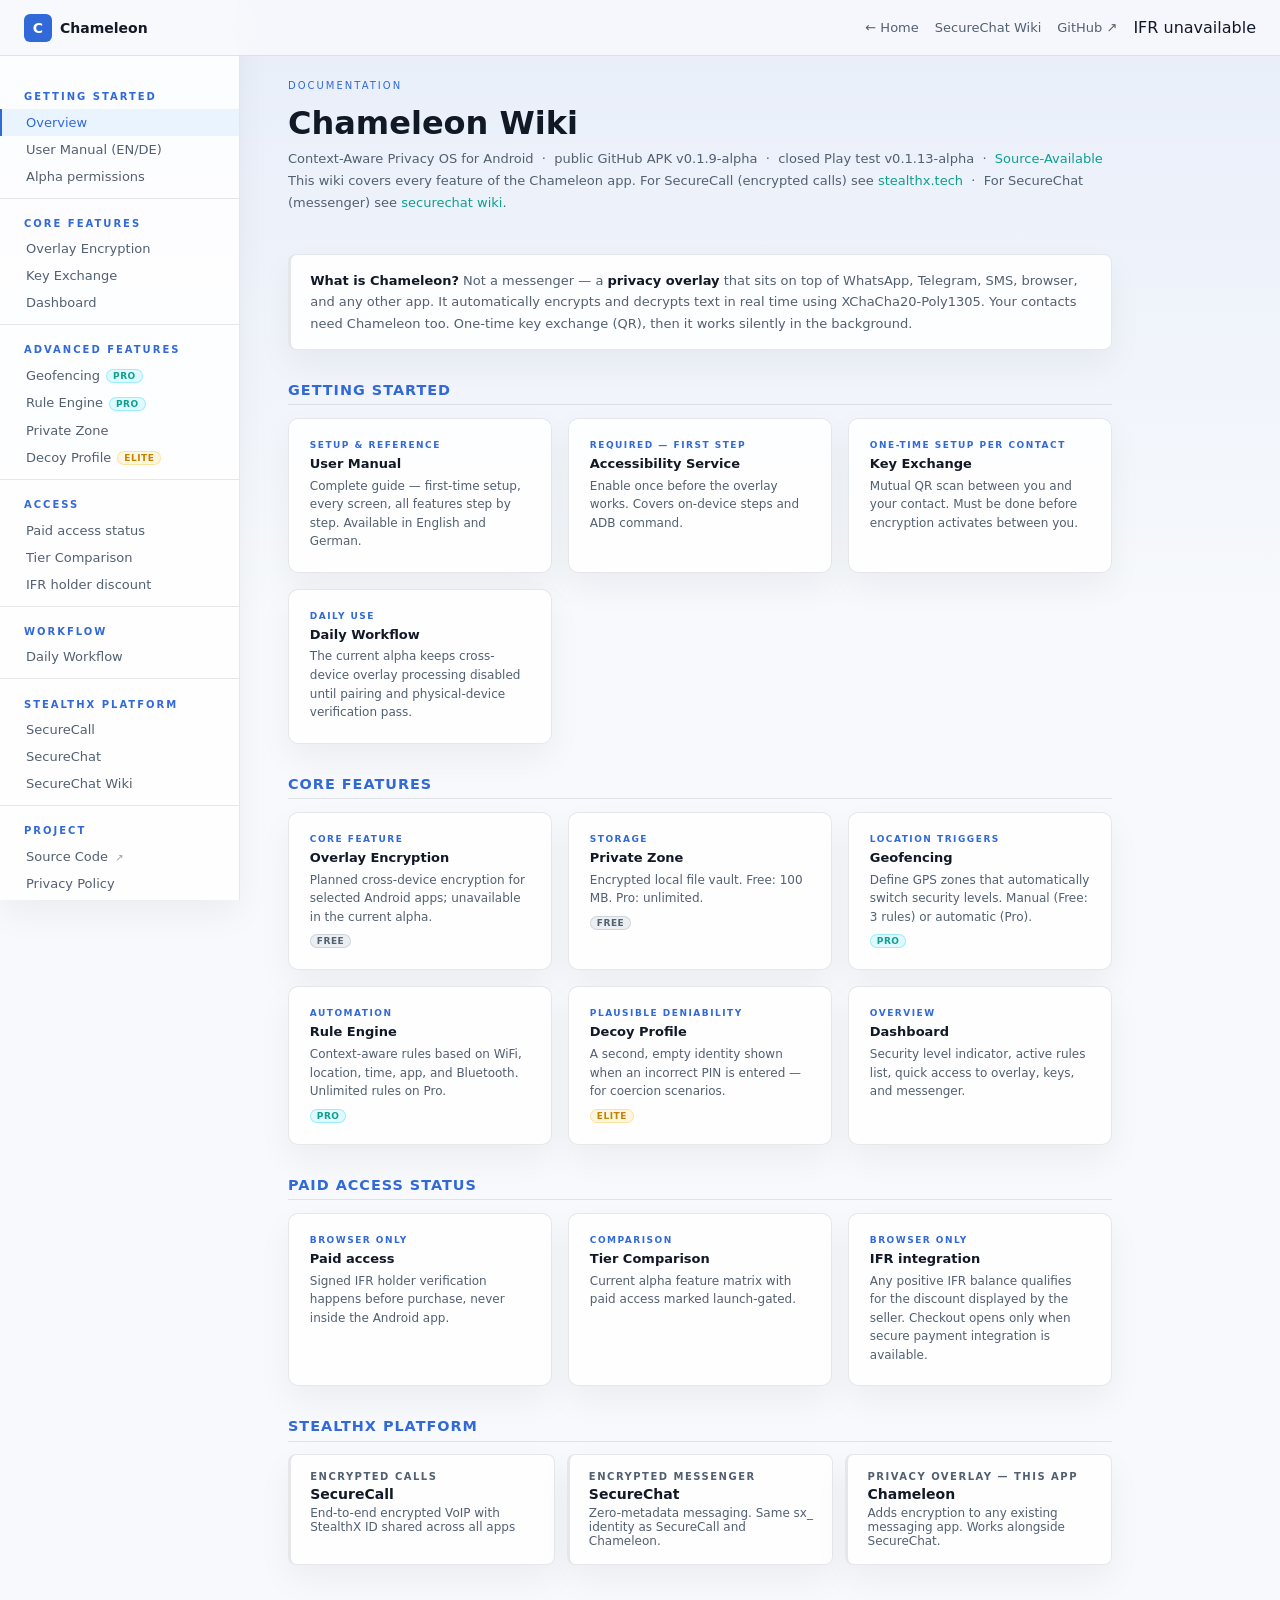
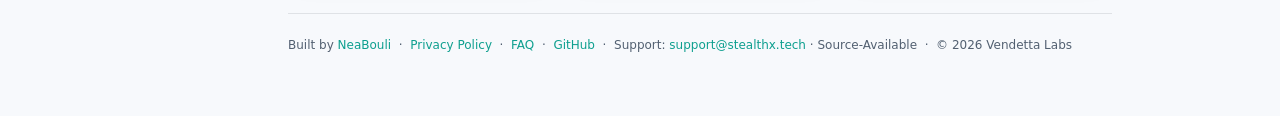
<file: wiki/index.html>
<!DOCTYPE html>
<html lang="en">
<head>
<meta charset="UTF-8">
<meta name="viewport" content="width=device-width,initial-scale=1.0">
<meta name="description" content="Chameleon documentation — user manual, overlay encryption, key exchange, geofencing, private zone, decoy profiles, rule engine, and IFR holder discount.">
<meta name="robots" content="index, follow">
<meta name="author" content="NeaBouli / StealthX Platform">
<meta name="theme-color" content="#ff6b35">
<link rel="canonical" href="https://chameleon.stealthx.tech/wiki/">
<meta property="og:type" content="website">
<meta property="og:site_name" content="Chameleon — StealthX Platform">
<meta property="og:title" content="Chameleon Wiki — Documentation">
<meta property="og:description" content="Complete documentation for Chameleon Privacy OS — overlay encryption, geofencing, decoy profiles, and IFR holder discount.">
<meta property="og:url" content="https://chameleon.stealthx.tech/wiki/">
<meta name="twitter:card" content="summary">
<meta name="twitter:title" content="Chameleon Wiki — Documentation">
<title>Chameleon Wiki — Documentation</title>
<link rel="icon" type="image/png" href="../chameleon-logo.png">
<style>
:root{--bg:#0a0a0f;--surface:#0d1b2a;--surface2:#1b2a3b;--border:#1e3a52;--orange:#ff6b35;--cyan:#00d4ff;--green:#00ff88;--gold:#ffb800;--muted:#8899aa;--text:#e8edf2;--text-dim:#b0bec5}
*{margin:0;padding:0;box-sizing:border-box}
body{background:var(--bg);color:var(--text);font-family:'Segoe UI',system-ui,sans-serif;display:flex;min-height:100vh}
nav.topbar{position:fixed;top:0;left:0;right:0;height:56px;background:rgba(10,10,15,.97);border-bottom:1px solid var(--border);display:flex;align-items:center;padding:0 1.5rem;gap:1rem;z-index:100;backdrop-filter:blur(12px)}
nav.topbar a{color:var(--muted);text-decoration:none;font-size:13px;font-weight:500;transition:color .15s}
nav.topbar a:hover{color:var(--orange)}
nav.topbar .logo{display:flex;align-items:center;gap:8px;text-decoration:none;margin-right:auto}
.logo-icon{background:var(--orange);border-radius:6px;width:28px;height:28px;display:flex;align-items:center;justify-content:center;font-size:14px;font-weight:900;color:#fff;flex-shrink:0}
.logo-name{font-size:14px;font-weight:700;color:var(--text)}

aside{width:240px;flex-shrink:0;border-right:1px solid var(--border);padding:72px 0 3rem;position:fixed;top:0;bottom:0;overflow-y:auto;background:var(--surface)}
aside h4{font-size:10px;letter-spacing:2px;text-transform:uppercase;color:var(--muted);padding:1.2rem 1.5rem .4rem;border-top:1px solid var(--border);margin-top:.5rem}
aside h4:first-child{border-top:none;margin-top:0}
aside a{display:block;padding:6px 1.5rem;font-size:13px;color:var(--text-dim);text-decoration:none;border-left:2px solid transparent;transition:all .15s}
aside a:hover,aside a.active{color:var(--orange);border-left-color:var(--orange);background:rgba(255,107,53,.07)}
aside .sidebar-badge{display:inline-block;font-size:9px;font-weight:700;letter-spacing:.5px;text-transform:uppercase;padding:1px 6px;border-radius:10px;margin-left:6px;vertical-align:middle}
aside .badge-pro{background:rgba(0,212,255,.12);color:var(--cyan);border:1px solid rgba(0,212,255,.3)}
aside .badge-elite{background:rgba(255,184,0,.12);color:var(--gold);border:1px solid rgba(255,184,0,.3)}
aside .ext-icon{font-size:10px;margin-left:3px;opacity:.6}

main{margin-left:240px;padding:80px 3rem 4rem;max-width:920px;flex:1}
.wiki-label{font-size:10px;letter-spacing:2px;color:var(--orange);text-transform:uppercase;margin-bottom:.8rem}
h1{font-size:2rem;font-weight:800;margin-bottom:.4rem}
.meta{font-size:13px;color:var(--muted);margin-bottom:2.5rem;line-height:1.7}
.meta a{color:var(--cyan);text-decoration:none}
.meta a:hover{text-decoration:underline}
h2{font-size:.9rem;font-weight:700;color:var(--orange);letter-spacing:1px;text-transform:uppercase;margin:2rem 0 .8rem;padding-bottom:.4rem;border-bottom:1px solid var(--border)}
.card-grid{display:grid;grid-template-columns:repeat(auto-fit,minmax(210px,1fr));gap:1rem;margin-bottom:.5rem}
.wiki-card{background:var(--surface);border:1px solid var(--border);border-radius:10px;padding:1.3rem;text-decoration:none;transition:border-color .2s,transform .15s;display:block}
.wiki-card:hover{border-color:var(--orange);transform:translateY(-2px)}
.wiki-card-type{font-size:9px;letter-spacing:1.5px;text-transform:uppercase;color:var(--orange);margin-bottom:.4rem;font-weight:700}
.wiki-card h3{font-size:13px;font-weight:700;color:var(--text);margin-bottom:.35rem}
.wiki-card p{font-size:12px;color:var(--muted);line-height:1.55}
.wiki-card .card-badge{display:inline-block;font-size:9px;font-weight:700;letter-spacing:.5px;text-transform:uppercase;padding:1px 6px;border-radius:10px;margin-top:.5rem}
.badge-free{background:rgba(136,153,170,.15);color:var(--muted);border:1px solid rgba(136,153,170,.3)}
.badge-pro{background:rgba(0,212,255,.12);color:var(--cyan);border:1px solid rgba(0,212,255,.3)}
.badge-elite{background:rgba(255,184,0,.12);color:var(--gold);border:1px solid rgba(255,184,0,.3)}
.platform-grid{display:grid;grid-template-columns:repeat(auto-fit,minmax(200px,1fr));gap:.75rem;margin-bottom:2rem}
.platform-card{background:var(--surface);border:1px solid var(--border);border-radius:8px;padding:1rem 1.2rem;text-decoration:none;display:flex;flex-direction:column;gap:.25rem;transition:border-color .2s}
.platform-card:hover{border-color:var(--cyan)}
.platform-card .pc-label{font-size:10px;letter-spacing:1.5px;text-transform:uppercase;color:var(--muted);font-weight:700}
.platform-card .pc-name{font-size:14px;font-weight:700;color:var(--text)}
.platform-card .pc-desc{font-size:12px;color:var(--muted)}
.platform-card.sc{border-left:3px solid var(--green)}
.platform-card.ch{border-left:3px solid var(--orange)}
.platform-card.call{border-left:3px solid var(--cyan)}
.info-banner{background:var(--surface);border:1px solid var(--border);border-left:3px solid var(--orange);border-radius:8px;padding:.9rem 1.2rem;font-size:13px;color:var(--text-dim);margin-bottom:2rem;line-height:1.65}
.info-banner strong{color:var(--text)}
footer{margin-top:3rem;padding-top:1.5rem;border-top:1px solid var(--border);font-size:12px;color:var(--muted)}
footer a{color:var(--cyan);text-decoration:none}
@media(max-width:768px){aside{display:none}main{margin-left:0;padding:70px 1.2rem 2rem}}
</style>
<link rel="stylesheet" href="wiki-light.css">
</head>
<body>

<nav class="topbar">
  <a class="logo" href="../">
    <div class="logo-icon">C</div>
    <span class="logo-name">Chameleon</span>
  </a>
  <a href="../">&#8592; Home</a>
  <a href="https://securechat.stealthx.tech/wiki/">SecureChat Wiki</a>
  <a href="https://github.com/NeaBouli/chameleon" target="_blank" rel="noopener">GitHub &#8599;</a>
  <span>IFR unavailable</span>
</nav>

<aside>
  <h4>Getting Started</h4>
  <a href="index.html" class="active">Overview</a>
  <a href="user-manual.html">User Manual (EN/DE)</a>
  <a href="user-manual.html#en-prereq">Alpha permissions</a>

  <h4>Core Features</h4>
  <a href="user-manual.html#en-overlay">Overlay Encryption</a>
  <a href="user-manual.html#en-keys">Key Exchange</a>
  <a href="user-manual.html#en-dashboard">Dashboard</a>

  <h4>Advanced Features</h4>
  <a href="user-manual.html#geofencing">Geofencing<span class="sidebar-badge badge-pro">PRO</span></a>
  <a href="user-manual.html#rules">Rule Engine<span class="sidebar-badge badge-pro">PRO</span></a>
  <a href="user-manual.html#private-zone">Private Zone</a>
  <a href="user-manual.html#decoy">Decoy Profile<span class="sidebar-badge badge-elite">ELITE</span></a>

  <h4>Access</h4>
  <a href="user-manual.html#ifr">Paid access status</a>
  <a href="user-manual.html#en-tiers">Tier Comparison</a>
  <a href="../#ifr">IFR holder discount</a>

  <h4>Workflow</h4>
  <a href="user-manual.html#en-workflow">Daily Workflow</a>

  <h4>StealthX Platform</h4>
  <a href="https://stealthx.tech">SecureCall</a>
  <a href="https://securechat.stealthx.tech">SecureChat</a>
  <a href="https://securechat.stealthx.tech/wiki/">SecureChat Wiki</a>

  <h4>Project</h4>
  <a href="https://github.com/NeaBouli/chameleon" target="_blank" rel="noopener">Source Code <span class="ext-icon">&#8599;</span></a>
  <a href="https://chameleon.stealthx.tech/privacy.html">Privacy Policy</a>
  <a href="https://chameleon.stealthx.tech/faq.html">FAQ</a>
  <a href="https://github.com/NeaBouli/chameleon/blob/main/SECURITY.md" target="_blank" rel="noopener">Security Policy <span class="ext-icon">&#8599;</span></a>
  <a href="https://github.com/NeaBouli/chameleon/blob/main/CONTRIBUTING.md" target="_blank" rel="noopener">Contributing <span class="ext-icon">&#8599;</span></a>
</aside>

<main>
  <div class="wiki-label">Documentation</div>
  <h1>Chameleon Wiki</h1>
  <p class="meta">
    Context-Aware Privacy OS for Android &nbsp;&middot;&nbsp; public GitHub APK v0.1.9-alpha &nbsp;&middot;&nbsp; closed Play test v0.1.13-alpha &nbsp;&middot;&nbsp;
    <a href="https://github.com/NeaBouli/chameleon">Source-Available</a><br>
    This wiki covers every feature of the Chameleon app.
    For SecureCall (encrypted calls) see <a href="https://stealthx.tech">stealthx.tech</a> &nbsp;&middot;&nbsp;
    For SecureChat (messenger) see <a href="https://securechat.stealthx.tech/wiki/">securechat wiki</a>.
  </p>

  <div class="info-banner">
    <strong>What is Chameleon?</strong> Not a messenger — a <strong>privacy overlay</strong> that sits on top of WhatsApp, Telegram, SMS, browser, and any other app. It automatically encrypts and decrypts text in real time using XChaCha20-Poly1305. Your contacts need Chameleon too. One-time key exchange (QR), then it works silently in the background.
  </div>

  <h2>Getting Started</h2>
  <div class="card-grid">
    <a class="wiki-card" href="user-manual.html">
      <div class="wiki-card-type">Setup &amp; Reference</div>
      <h3>User Manual</h3>
      <p>Complete guide — first-time setup, every screen, all features step by step. Available in English and German.</p>
    </a>
    <a class="wiki-card" href="user-manual.html#en-prereq">
      <div class="wiki-card-type">Required — First Step</div>
      <h3>Accessibility Service</h3>
      <p>Enable once before the overlay works. Covers on-device steps and ADB command.</p>
    </a>
    <a class="wiki-card" href="user-manual.html#en-keys">
      <div class="wiki-card-type">One-Time Setup per Contact</div>
      <h3>Key Exchange</h3>
      <p>Mutual QR scan between you and your contact. Must be done before encryption activates between you.</p>
    </a>
    <a class="wiki-card" href="user-manual.html#en-workflow">
      <div class="wiki-card-type">Daily Use</div>
      <h3>Daily Workflow</h3>
      <p>The current alpha keeps cross-device overlay processing disabled until pairing and physical-device verification pass.</p>
    </a>
  </div>

  <h2>Core Features</h2>
  <div class="card-grid">
    <a class="wiki-card" href="user-manual.html#en-overlay">
      <div class="wiki-card-type">Core Feature</div>
      <h3>Overlay Encryption</h3>
      <p>Planned cross-device encryption for selected Android apps; unavailable in the current alpha.</p>
      <span class="card-badge badge-free">FREE</span>
    </a>
    <a class="wiki-card" href="user-manual.html#private-zone">
      <div class="wiki-card-type">Storage</div>
      <h3>Private Zone</h3>
      <p>Encrypted local file vault. Free: 100 MB. Pro: unlimited.</p>
      <span class="card-badge badge-free">FREE</span>
    </a>
    <a class="wiki-card" href="user-manual.html#geofencing">
      <div class="wiki-card-type">Location Triggers</div>
      <h3>Geofencing</h3>
      <p>Define GPS zones that automatically switch security levels. Manual (Free: 3 rules) or automatic (Pro).</p>
      <span class="card-badge badge-pro">PRO</span>
    </a>
    <a class="wiki-card" href="user-manual.html#rules">
      <div class="wiki-card-type">Automation</div>
      <h3>Rule Engine</h3>
      <p>Context-aware rules based on WiFi, location, time, app, and Bluetooth. Unlimited rules on Pro.</p>
      <span class="card-badge badge-pro">PRO</span>
    </a>
    <a class="wiki-card" href="user-manual.html#decoy">
      <div class="wiki-card-type">Plausible Deniability</div>
      <h3>Decoy Profile</h3>
      <p>A second, empty identity shown when an incorrect PIN is entered — for coercion scenarios.</p>
      <span class="card-badge badge-elite">ELITE</span>
    </a>
    <a class="wiki-card" href="user-manual.html#en-dashboard">
      <div class="wiki-card-type">Overview</div>
      <h3>Dashboard</h3>
      <p>Security level indicator, active rules list, quick access to overlay, keys, and messenger.</p>
    </a>
  </div>

  <h2>Paid access status</h2>
  <div class="card-grid">
    <a class="wiki-card" href="user-manual.html#ifr">
      <div class="wiki-card-type">Browser only</div>
      <h3>Paid access</h3>
      <p>Signed IFR holder verification happens before purchase, never inside the Android app.</p>
    </a>
    <a class="wiki-card" href="user-manual.html#en-tiers">
      <div class="wiki-card-type">Comparison</div>
      <h3>Tier Comparison</h3>
      <p>Current alpha feature matrix with paid access marked launch-gated.</p>
    </a>
    <div class="wiki-card">
      <div class="wiki-card-type">Browser only</div>
      <h3>IFR integration</h3>
      <p>Any positive IFR balance qualifies for the discount displayed by the seller. Checkout opens only when secure payment integration is available.</p>
    </div>
  </div>

  <h2>StealthX Platform</h2>
  <div class="platform-grid">
    <a class="platform-card call" href="https://stealthx.tech">
      <span class="pc-label">Encrypted Calls</span>
      <span class="pc-name">SecureCall</span>
      <span class="pc-desc">End-to-end encrypted VoIP with StealthX ID shared across all apps</span>
    </a>
    <a class="platform-card sc" href="https://securechat.stealthx.tech">
      <span class="pc-label">Encrypted Messenger</span>
      <span class="pc-name">SecureChat</span>
      <span class="pc-desc">Zero-metadata messaging. Same sx_ identity as SecureCall and Chameleon.</span>
    </a>
    <a class="platform-card ch" href="https://chameleon.stealthx.tech">
      <span class="pc-label">Privacy Overlay — This app</span>
      <span class="pc-name">Chameleon</span>
      <span class="pc-desc">Adds encryption to any existing messaging app. Works alongside SecureChat.</span>
    </a>
  </div>

  <footer>
    Built by <a href="https://github.com/NeaBouli">NeaBouli</a> &nbsp;&middot;&nbsp;
    <a href="https://chameleon.stealthx.tech/privacy.html">Privacy Policy</a> &nbsp;&middot;&nbsp;
    <a href="https://chameleon.stealthx.tech/faq.html">FAQ</a> &nbsp;&middot;&nbsp;
    <a href="https://github.com/NeaBouli/chameleon">GitHub</a> &nbsp;&middot;&nbsp;
    Support: <span class="js-mail" data-u="troppus" data-d="xhtlaets|hcet"></span> &middot;
    Source-Available &nbsp;&middot;&nbsp; &copy; 2026 Vendetta Labs
  </footer>
</main>

<script src="../js/mail-assemble.js" defer></script>

</body>
</html>
</file>
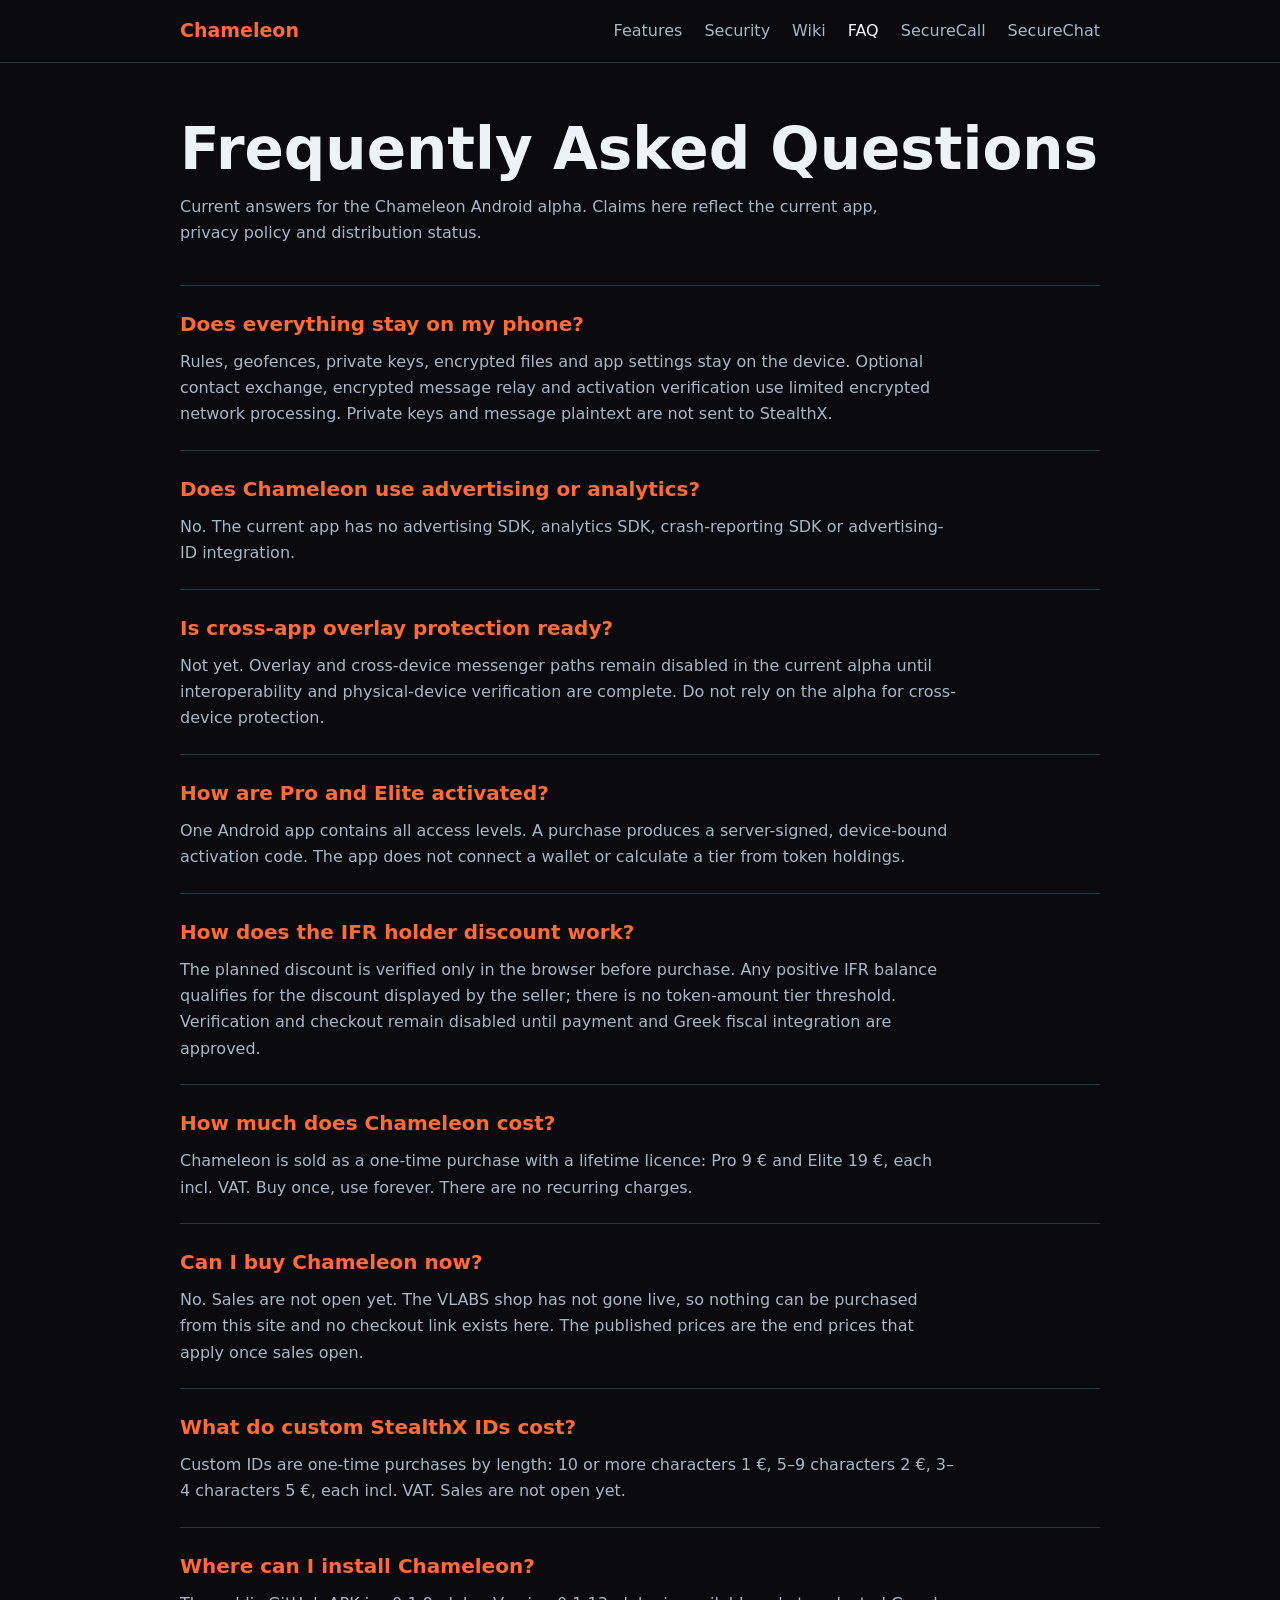
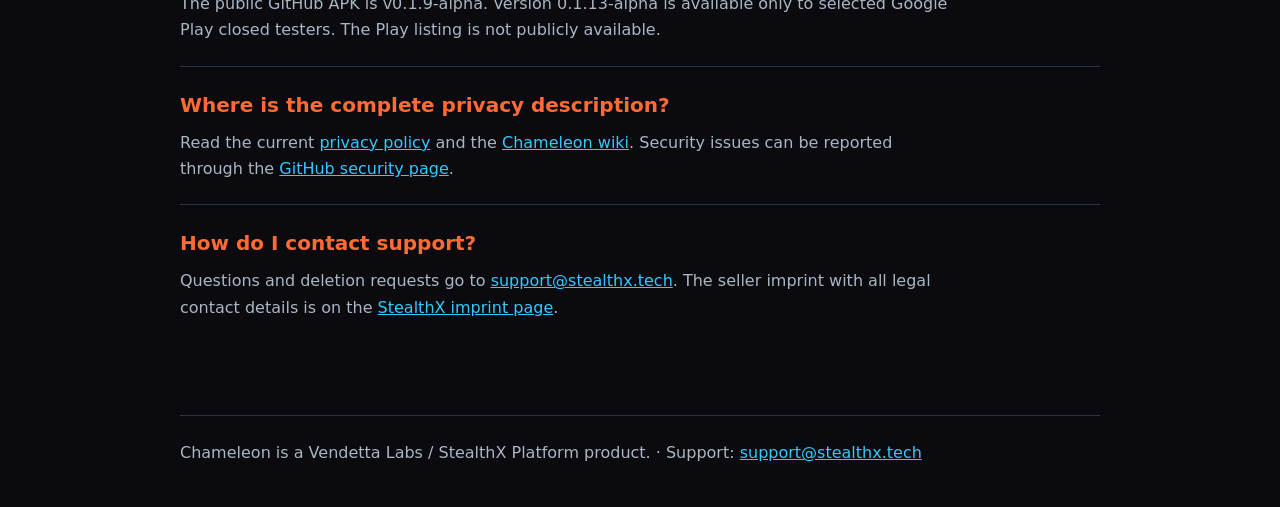
<file: faq.html>
<!DOCTYPE html>
<html lang="en">
<head>
  <meta charset="UTF-8">
  <meta name="viewport" content="width=device-width, initial-scale=1.0">
  <title>FAQ - Chameleon</title>
  <meta name="description" content="Frequently asked questions about Chameleon privacy processing, network use, Android permissions, one-time pricing, paid access and release availability.">
  <meta name="robots" content="index, follow">
  <link rel="canonical" href="https://chameleon.stealthx.tech/faq.html">
  <style>
    :root{color-scheme:dark;--bg:#0a0a0f;--surface:#101923;--border:#263746;--text:#edf2f7;--muted:#a9b7c4;--orange:#ff6b35;--cyan:#35c9ff}
    *{box-sizing:border-box}body{margin:0;background:var(--bg);color:var(--text);font:16px/1.65 system-ui,-apple-system,"Segoe UI",sans-serif}
    nav{border-bottom:1px solid var(--border);background:#0a0a0ff2}.nav-inner,main,footer{width:min(920px,calc(100% - 32px));margin:auto}
    .nav-inner{min-height:62px;display:flex;align-items:center;gap:22px;flex-wrap:wrap}.brand{color:var(--orange);font-size:19px;font-weight:800;margin-right:auto}
    nav a{color:var(--muted);text-decoration:none}nav a[aria-current="page"],nav a:hover{color:var(--text)}main{padding:56px 0 72px}
    h1{font-size:clamp(36px,7vw,58px);line-height:1.05;margin:0 0 14px}h2{font-size:20px;color:var(--orange);margin:0 0 8px;letter-spacing:0}
    .lead{color:var(--muted);max-width:720px;margin:0 0 38px}.faq{padding:22px 0;border-top:1px solid var(--border)}.faq p{color:var(--muted);margin:0;max-width:780px}
    a{color:var(--cyan)}footer{padding:24px 0 40px;border-top:1px solid var(--border);color:var(--muted)}
    @media(max-width:640px){.nav-inner{gap:14px;padding:10px 0}.brand{width:100%}main{padding-top:38px}}
  </style>
</head>
<body>
  <nav><div class="nav-inner">
    <a class="brand" href="./">Chameleon</a>
    <a href="./#features">Features</a><a href="./#security">Security</a>
    <a href="wiki/">Wiki</a><a href="faq.html" aria-current="page">FAQ</a>
    <a href="https://stealthx.tech">SecureCall</a><a href="https://securechat.stealthx.tech">SecureChat</a>
  </div></nav>
  <main>
    <h1>Frequently Asked Questions</h1>
    <p class="lead">Current answers for the Chameleon Android alpha. Claims here reflect the current app, privacy policy and distribution status.</p>

    <section class="faq"><h2>Does everything stay on my phone?</h2><p>Rules, geofences, private keys, encrypted files and app settings stay on the device. Optional contact exchange, encrypted message relay and activation verification use limited encrypted network processing. Private keys and message plaintext are not sent to StealthX.</p></section>
    <section class="faq"><h2>Does Chameleon use advertising or analytics?</h2><p>No. The current app has no advertising SDK, analytics SDK, crash-reporting SDK or advertising-ID integration.</p></section>
    <section class="faq"><h2>Is cross-app overlay protection ready?</h2><p>Not yet. Overlay and cross-device messenger paths remain disabled in the current alpha until interoperability and physical-device verification are complete. Do not rely on the alpha for cross-device protection.</p></section>
    <section class="faq"><h2>How are Pro and Elite activated?</h2><p>One Android app contains all access levels. A purchase produces a server-signed, device-bound activation code. The app does not connect a wallet or calculate a tier from token holdings.</p></section>
    <section class="faq"><h2>How does the IFR holder discount work?</h2><p>The planned discount is verified only in the browser before purchase. Any positive IFR balance qualifies for the discount displayed by the seller; there is no token-amount tier threshold. Verification and checkout remain disabled until payment and Greek fiscal integration are approved.</p></section>
    <section class="faq"><h2>How much does Chameleon cost?</h2><p>Chameleon is sold as a one-time purchase with a lifetime licence: Pro 9 &euro; and Elite 19 &euro;, each incl. VAT. Buy once, use forever. There are no recurring charges.</p></section>
    <section class="faq"><h2>Can I buy Chameleon now?</h2><p>No. Sales are not open yet. The VLABS shop has not gone live, so nothing can be purchased from this site and no checkout link exists here. The published prices are the end prices that apply once sales open.</p></section>
    <section class="faq"><h2>What do custom StealthX IDs cost?</h2><p>Custom IDs are one-time purchases by length: 10 or more characters 1 &euro;, 5&ndash;9 characters 2 &euro;, 3&ndash;4 characters 5 &euro;, each incl. VAT. Sales are not open yet.</p></section>
    <section class="faq"><h2>Where can I install Chameleon?</h2><p>The public GitHub APK is v0.1.9-alpha. Version 0.1.13-alpha is available only to selected Google Play closed testers. The Play listing is not publicly available.</p></section>
    <section class="faq"><h2>Where is the complete privacy description?</h2><p>Read the current <a href="privacy.html">privacy policy</a> and the <a href="wiki/">Chameleon wiki</a>. Security issues can be reported through the <a href="https://github.com/NeaBouli/chameleon/security">GitHub security page</a>.</p></section>
    <section class="faq"><h2>How do I contact support?</h2><p>Questions and deletion requests go to <span class="js-mail" data-u="troppus" data-d="xhtlaets|hcet"></span>. The seller imprint with all legal contact details is on the <a href="https://stealthx.tech/impressum.html">StealthX imprint page</a>.</p></section>
  </main>
  <footer>Chameleon is a Vendetta Labs / StealthX Platform product. &middot; Support: <span class="js-mail" data-u="troppus" data-d="xhtlaets|hcet"></span></footer>
  <script src="js/mail-assemble.js" defer></script>
</body>
</html>
</file>
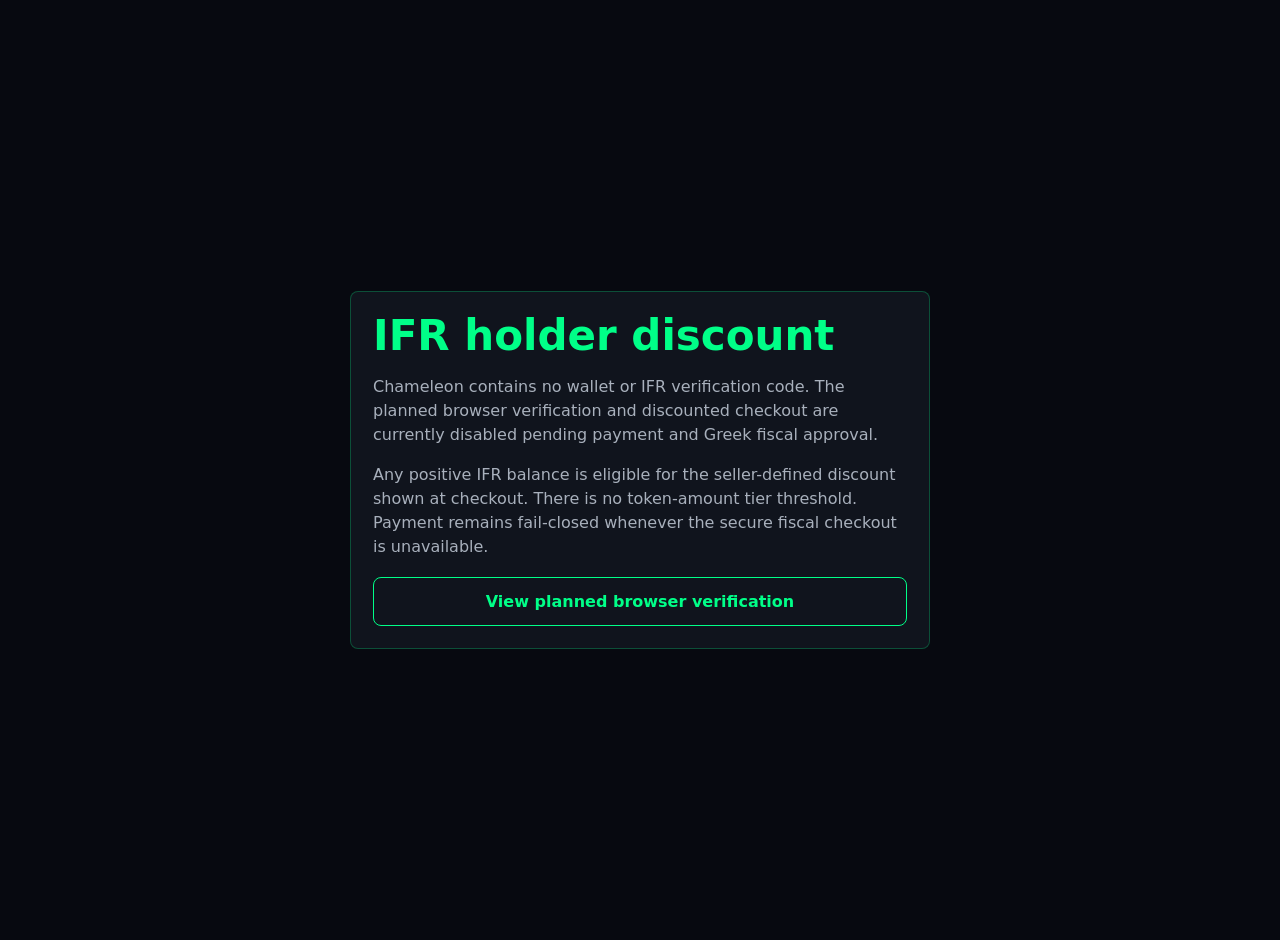
<file: ifr.html>
<!doctype html>
<html lang="en">
<head>
<meta charset="utf-8">
<meta name="viewport" content="width=device-width,initial-scale=1">
<meta name="robots" content="noindex">
<link rel="canonical" href="https://chameleon.stealthx.tech/ifr.html">
<title>Chameleon IFR Holder Discount</title>
<style>
:root{color-scheme:dark;--accent:#00ff88;--bg:#070910;--panel:#10141d;--text:#eef3f8;--muted:#a8b0bc}
body{margin:0;min-height:100vh;background:var(--bg);color:var(--text);font-family:system-ui,-apple-system,Segoe UI,sans-serif;display:grid;place-items:center;padding:20px}
main{width:min(580px,100%);box-sizing:border-box;border:1px solid rgba(0,255,136,.25);border-radius:8px;background:var(--panel);padding:22px}
h1{margin:0 0 8px;color:var(--accent);font-size:clamp(28px,7vw,42px);line-height:1.05}
p{color:var(--muted);line-height:1.5}
a{display:block;padding:14px;margin-top:18px;border:1px solid var(--accent);border-radius:8px;color:var(--accent);font-weight:800;text-align:center;text-decoration:none}
</style>
</head>
<body>
<main>
<h1>IFR holder discount</h1>
<p>Chameleon contains no wallet or IFR verification code. The planned browser verification and discounted checkout are currently disabled pending payment and Greek fiscal approval.</p>
<p>Any positive IFR balance is eligible for the seller-defined discount shown at checkout. There is no token-amount tier threshold. Payment remains fail-closed whenever the secure fiscal checkout is unavailable.</p>
<a href="./#ifr">View planned browser verification</a>
</main>
</body>
</html>
</file>
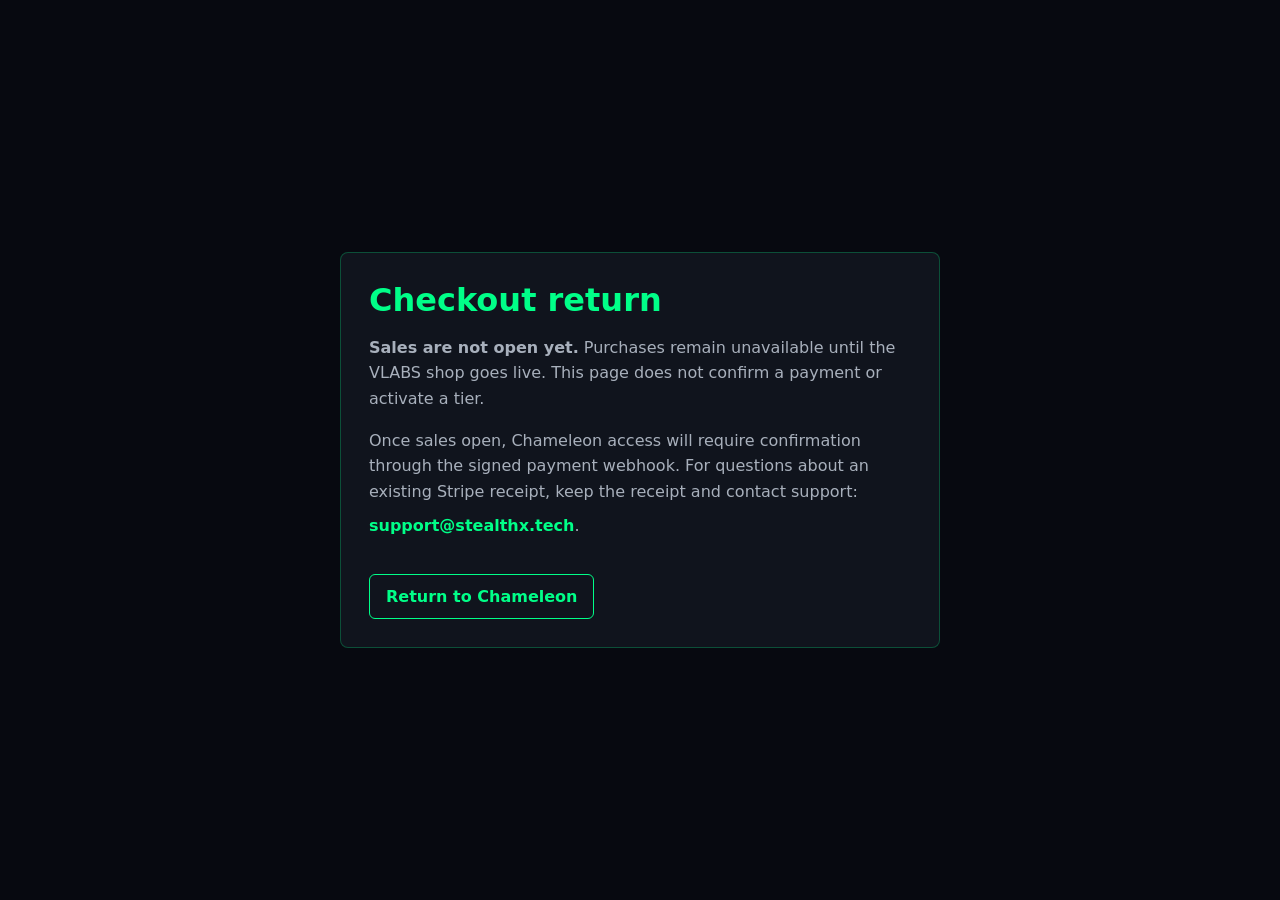
<file: payment-success.html>
<!doctype html>
<html lang="en">
<head>
  <meta charset="utf-8">
  <meta name="viewport" content="width=device-width,initial-scale=1">
  <meta name="robots" content="noindex">
  <meta name="theme-color" content="#070910">
  <title>Chameleon checkout return</title>
  <style>
    :root{color-scheme:dark;--bg:#070910;--panel:#10141d;--line:rgba(0,255,136,.25);--text:#eef3f8;--muted:#a8b0bc;--accent:#00ff88}
    *{box-sizing:border-box}body{margin:0;min-height:100vh;display:grid;place-items:center;padding:20px;background:var(--bg);color:var(--text);font-family:system-ui,-apple-system,Segoe UI,sans-serif}
    main{width:min(600px,100%);padding:28px;border:1px solid var(--line);border-radius:8px;background:var(--panel)}h1{margin:0 0 12px;color:var(--accent)}p{color:var(--muted);line-height:1.6}a{display:inline-block;margin-top:10px;padding:12px 16px;border:1px solid var(--accent);border-radius:6px;color:var(--accent);font-weight:800;text-decoration:none}
    .js-mail a { display:inline-flex; align-items:center; min-height:44px; margin:0; padding:0; border:0; }
  </style>
</head>
<body>
  <main>
    <h1>Checkout return</h1>
    <p><strong>Sales are not open yet.</strong> Purchases remain unavailable until the VLABS shop goes live. This page does not confirm a payment or activate a tier.</p>
    <p>Once sales open, Chameleon access will require confirmation through the signed payment webhook. For questions about an existing Stripe receipt, keep the receipt and contact support: <span class="js-mail" data-u="troppus" data-d="xhtlaets|hcet"></span>.</p>
    <a href="./#download">Return to Chameleon</a>
  </main>
  <script src="js/mail-assemble.js" defer></script>
</body>
</html>
</file>
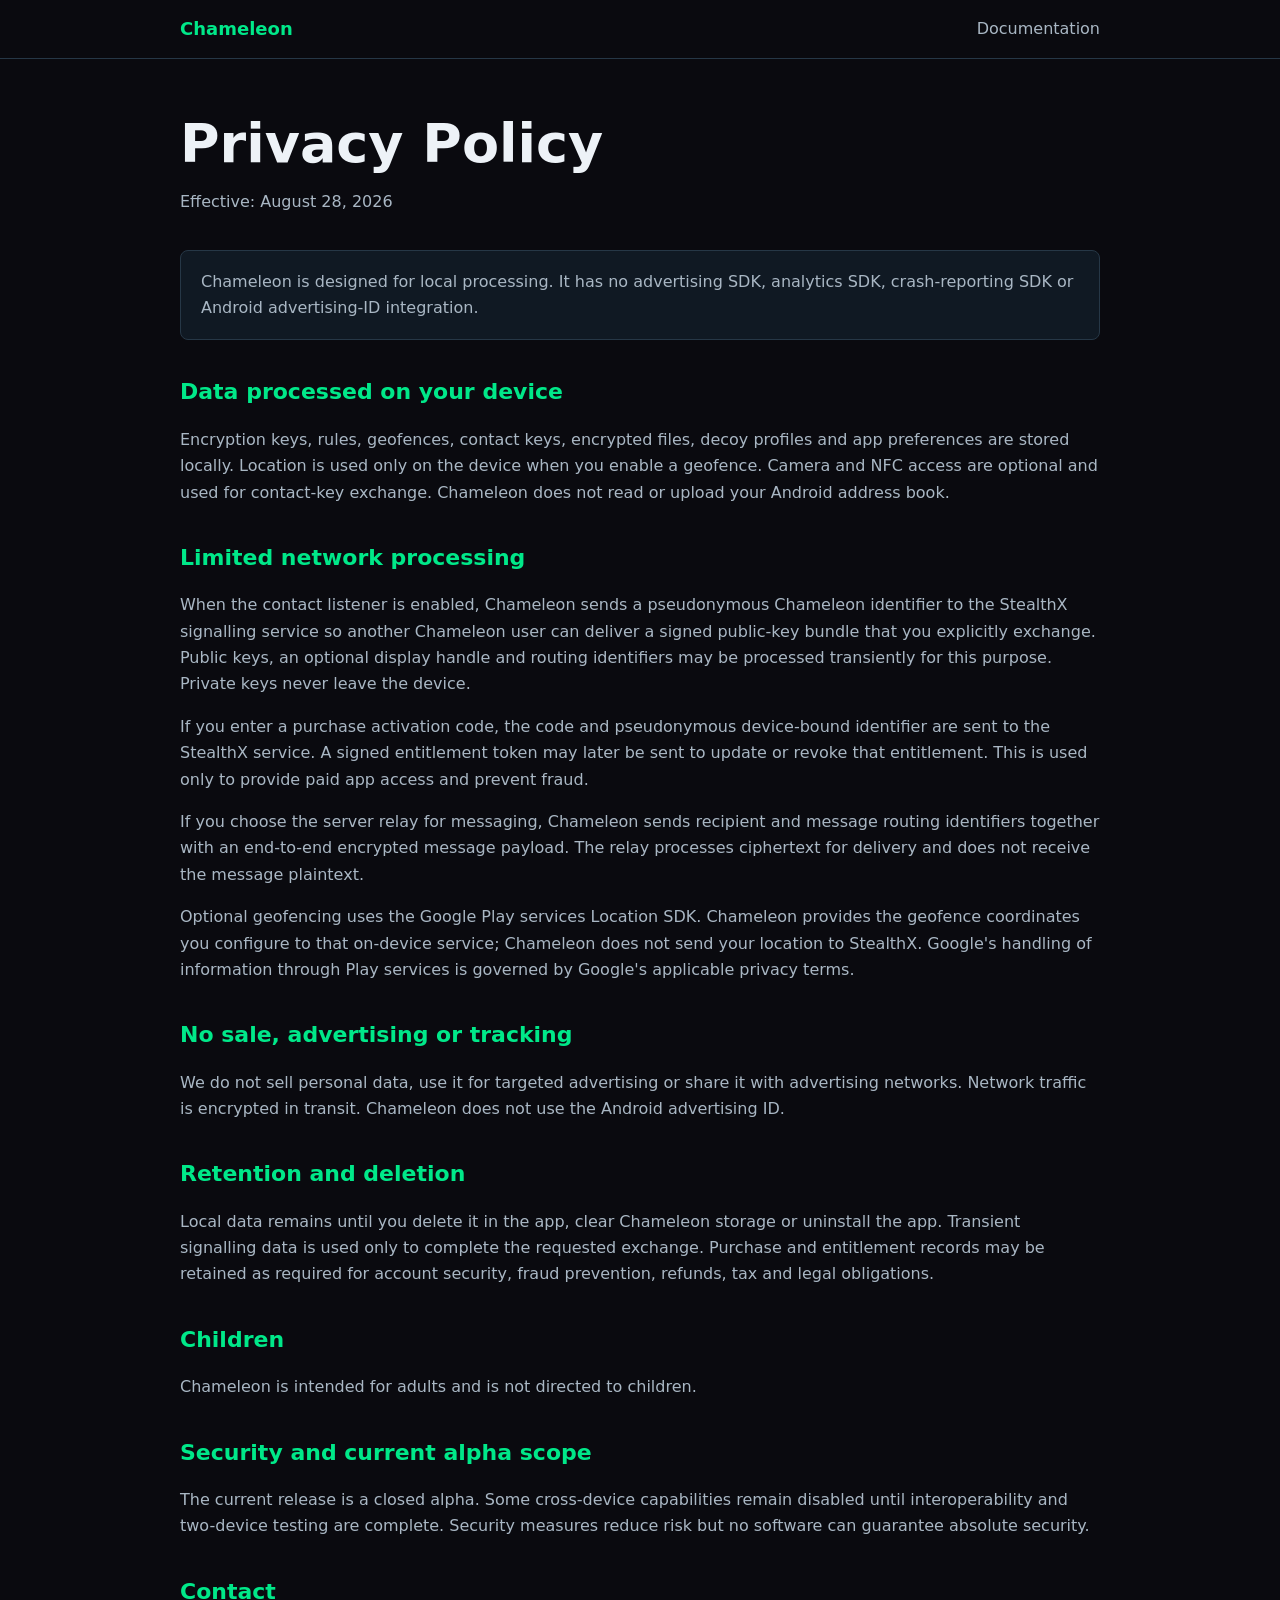
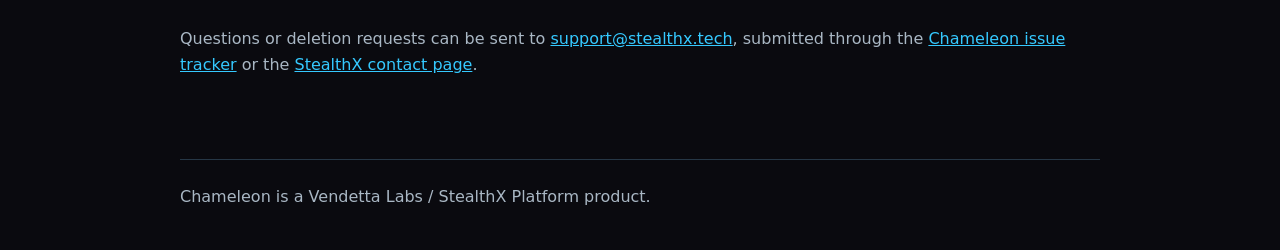
<file: privacy.html>
<!DOCTYPE html>
<html lang="en">
<head>
  <meta charset="UTF-8">
  <meta name="viewport" content="width=device-width, initial-scale=1.0">
  <title>Privacy Policy - Chameleon</title>
  <meta name="description" content="Privacy policy for the Chameleon Android application.">
  <link rel="canonical" href="https://chameleon.stealthx.tech/privacy.html">
  <style>
    :root { color-scheme: dark; --bg:#0a0a0f; --surface:#101923; --border:#263746; --text:#edf2f7; --muted:#a9b7c4; --green:#00e889; --cyan:#35c9ff; }
    * { box-sizing:border-box; }
    body { margin:0; background:var(--bg); color:var(--text); font:16px/1.65 system-ui,-apple-system,"Segoe UI",sans-serif; }
    nav { border-bottom:1px solid var(--border); background:#0a0a0ff2; }
    .nav-inner, main, footer { width:min(920px,calc(100% - 32px)); margin:auto; }
    .nav-inner { min-height:58px; display:flex; align-items:center; justify-content:space-between; gap:20px; }
    nav a { color:var(--muted); text-decoration:none; }
    nav a:first-child { color:var(--green); font-weight:800; font-size:18px; }
    main { padding:56px 0 64px; }
    h1 { font-size:clamp(34px,7vw,54px); line-height:1.08; margin:0 0 12px; }
    h2 { margin:34px 0 10px; font-size:22px; color:var(--green); }
    p, li { color:var(--muted); }
    a { color:var(--cyan); }
    .meta { color:var(--muted); margin-bottom:34px; }
    .notice { padding:18px 20px; border:1px solid var(--border); background:var(--surface); border-radius:8px; }
    footer { padding:24px 0 40px; border-top:1px solid var(--border); color:var(--muted); }
  </style>
</head>
<body>
  <nav><div class="nav-inner"><a href="/">Chameleon</a><a href="/wiki/">Documentation</a></div></nav>
  <main>
    <h1>Privacy Policy</h1>
    <p class="meta">Effective: August 28, 2026</p>
    <p class="notice">Chameleon is designed for local processing. It has no advertising SDK,
      analytics SDK, crash-reporting SDK or Android advertising-ID integration.</p>

    <h2>Data processed on your device</h2>
    <p>Encryption keys, rules, geofences, contact keys, encrypted files, decoy profiles and app
      preferences are stored locally. Location is used only on the device when you enable a
      geofence. Camera and NFC access are optional and used for contact-key exchange. Chameleon
      does not read or upload your Android address book.</p>

    <h2>Limited network processing</h2>
    <p>When the contact listener is enabled, Chameleon sends a pseudonymous Chameleon identifier
      to the StealthX signalling service so another Chameleon user can deliver a signed public-key
      bundle that you explicitly exchange. Public keys, an optional display handle and routing
      identifiers may be processed transiently for this purpose. Private keys never leave the
      device.</p>
    <p>If you enter a purchase activation code, the code and pseudonymous device-bound identifier
      are sent to the StealthX service. A signed entitlement token may later be sent to update or
      revoke that entitlement. This is used only to provide paid app access and prevent fraud.</p>
    <p>If you choose the server relay for messaging, Chameleon sends recipient and message routing
      identifiers together with an end-to-end encrypted message payload. The relay processes
      ciphertext for delivery and does not receive the message plaintext.</p>
    <p>Optional geofencing uses the Google Play services Location SDK. Chameleon provides the
      geofence coordinates you configure to that on-device service; Chameleon does not send your
      location to StealthX. Google's handling of information through Play services is governed by
      Google's applicable privacy terms.</p>

    <h2>No sale, advertising or tracking</h2>
    <p>We do not sell personal data, use it for targeted advertising or share it with advertising
      networks. Network traffic is encrypted in transit. Chameleon does not use the Android
      advertising ID.</p>

    <h2>Retention and deletion</h2>
    <p>Local data remains until you delete it in the app, clear Chameleon storage or uninstall the
      app. Transient signalling data is used only to complete the requested exchange. Purchase and
      entitlement records may be retained as required for account security, fraud prevention,
      refunds, tax and legal obligations.</p>

    <h2>Children</h2>
    <p>Chameleon is intended for adults and is not directed to children.</p>

    <h2>Security and current alpha scope</h2>
    <p>The current release is a closed alpha. Some cross-device capabilities remain disabled until
      interoperability and two-device testing are complete. Security measures reduce risk but no
      software can guarantee absolute security.</p>

    <h2>Contact</h2>
    <p>Questions or deletion requests can be sent to
      <span class="js-mail" data-u="troppus" data-d="xhtlaets|hcet"></span>, submitted through the
      <a href="https://github.com/NeaBouli/chameleon/issues">Chameleon issue tracker</a> or the
      <a href="https://stealthx.tech/impressum.html#contact-form">StealthX contact page</a>.</p>
  </main>
  <footer>Chameleon is a Vendetta Labs / StealthX Platform product.</footer>
  <script src="js/mail-assemble.js" defer></script>
</body>
</html>
</file>
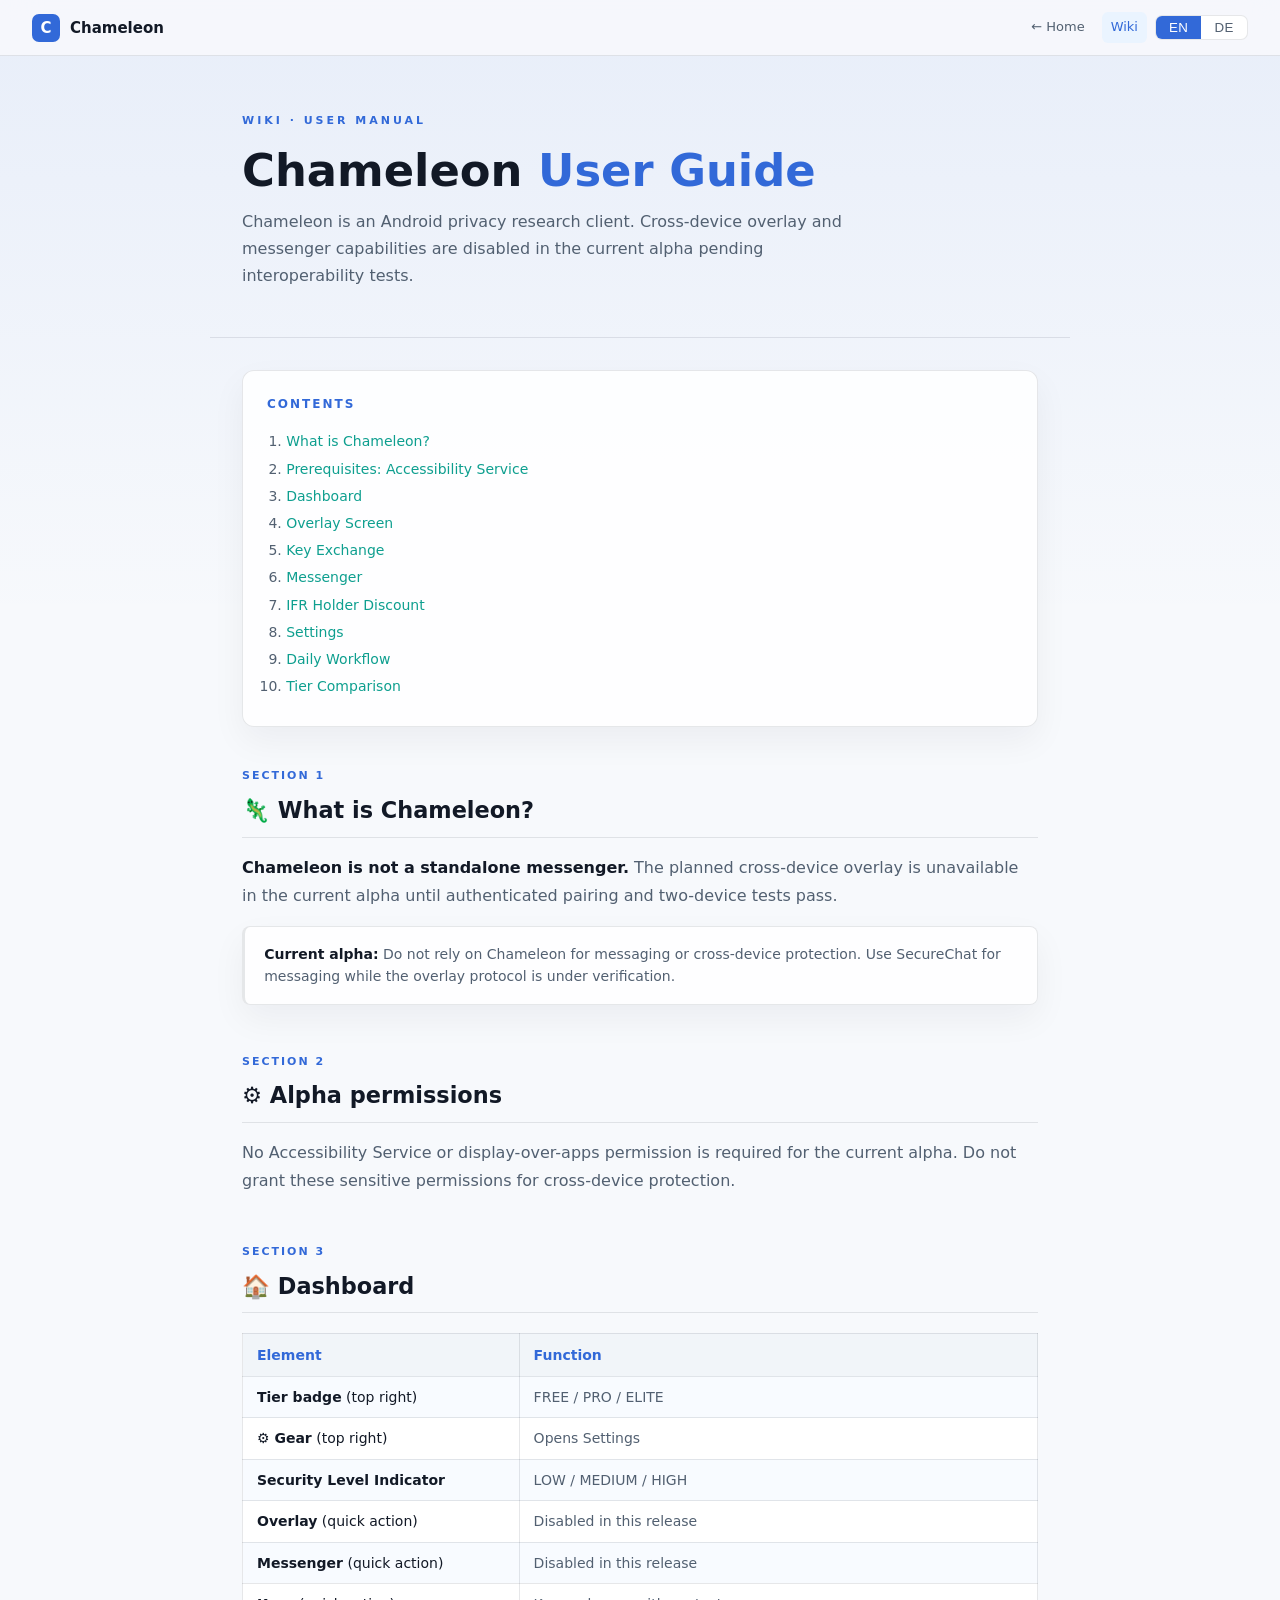
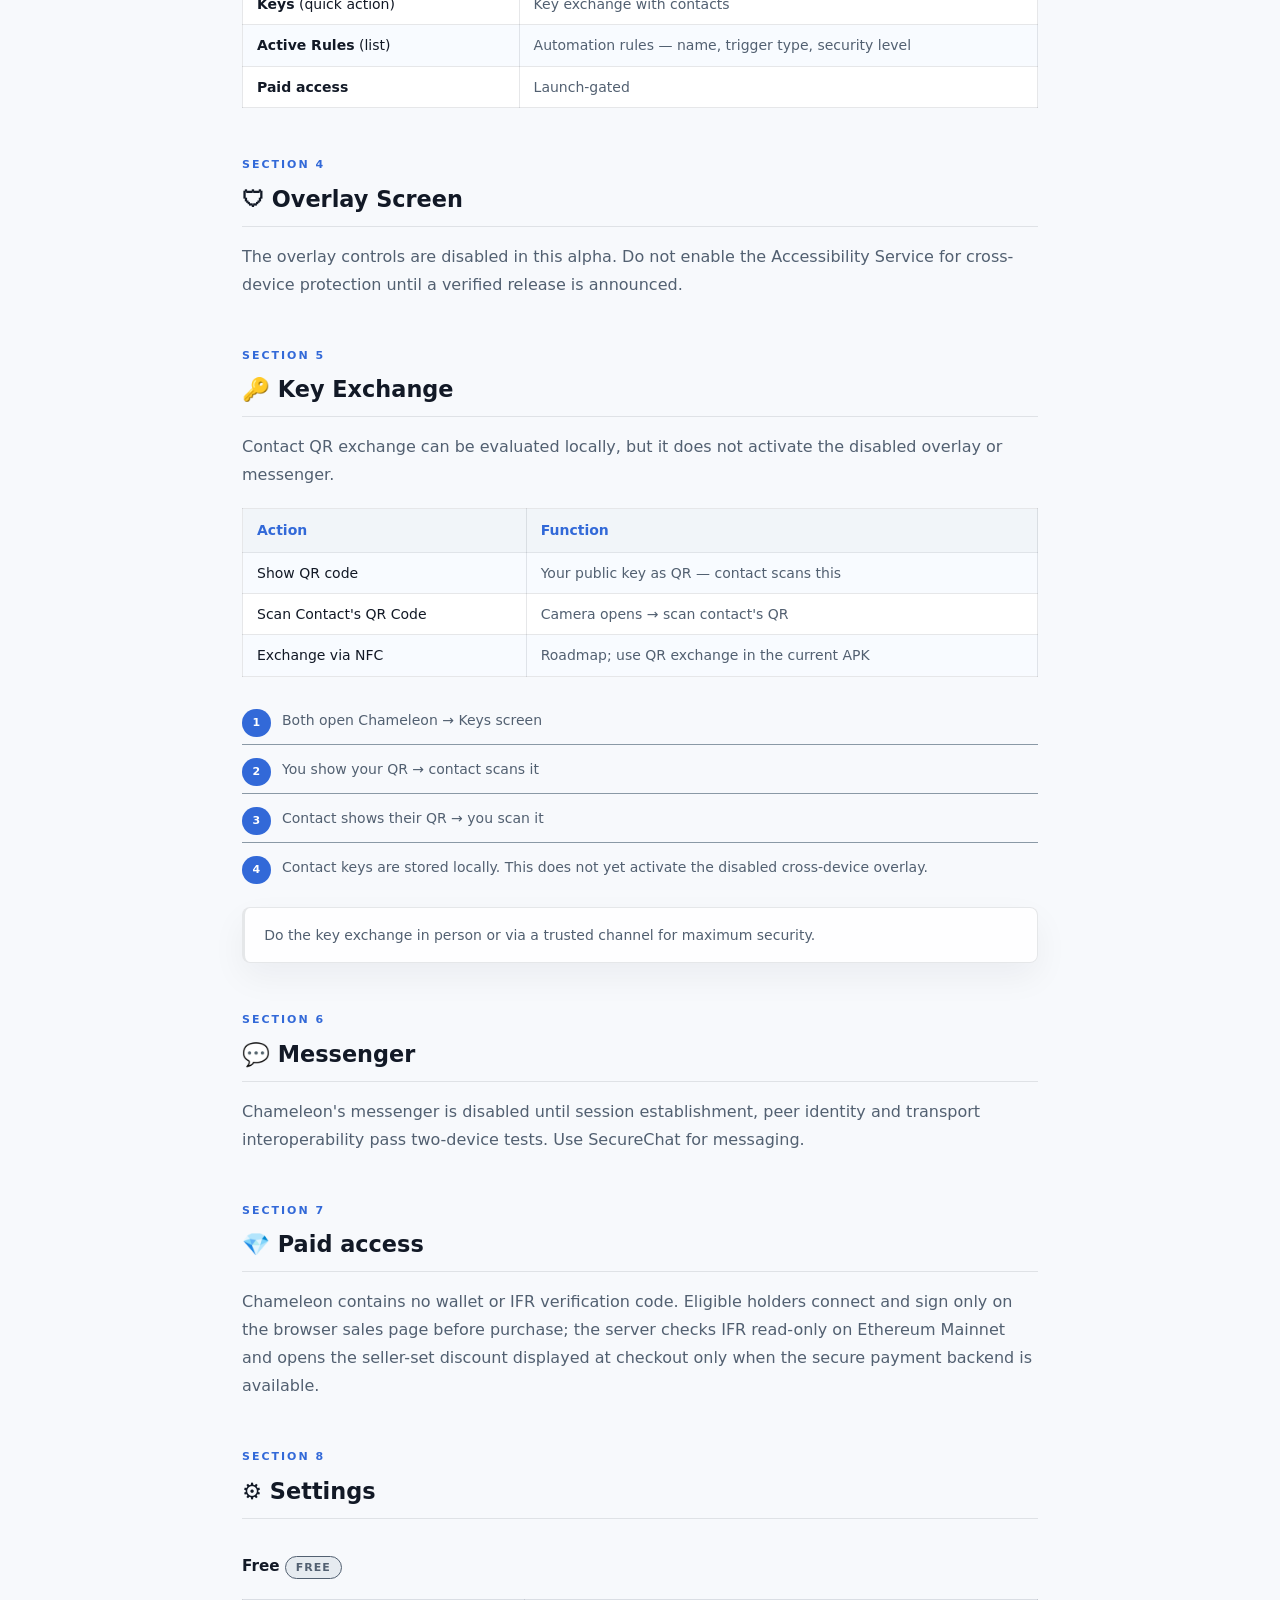
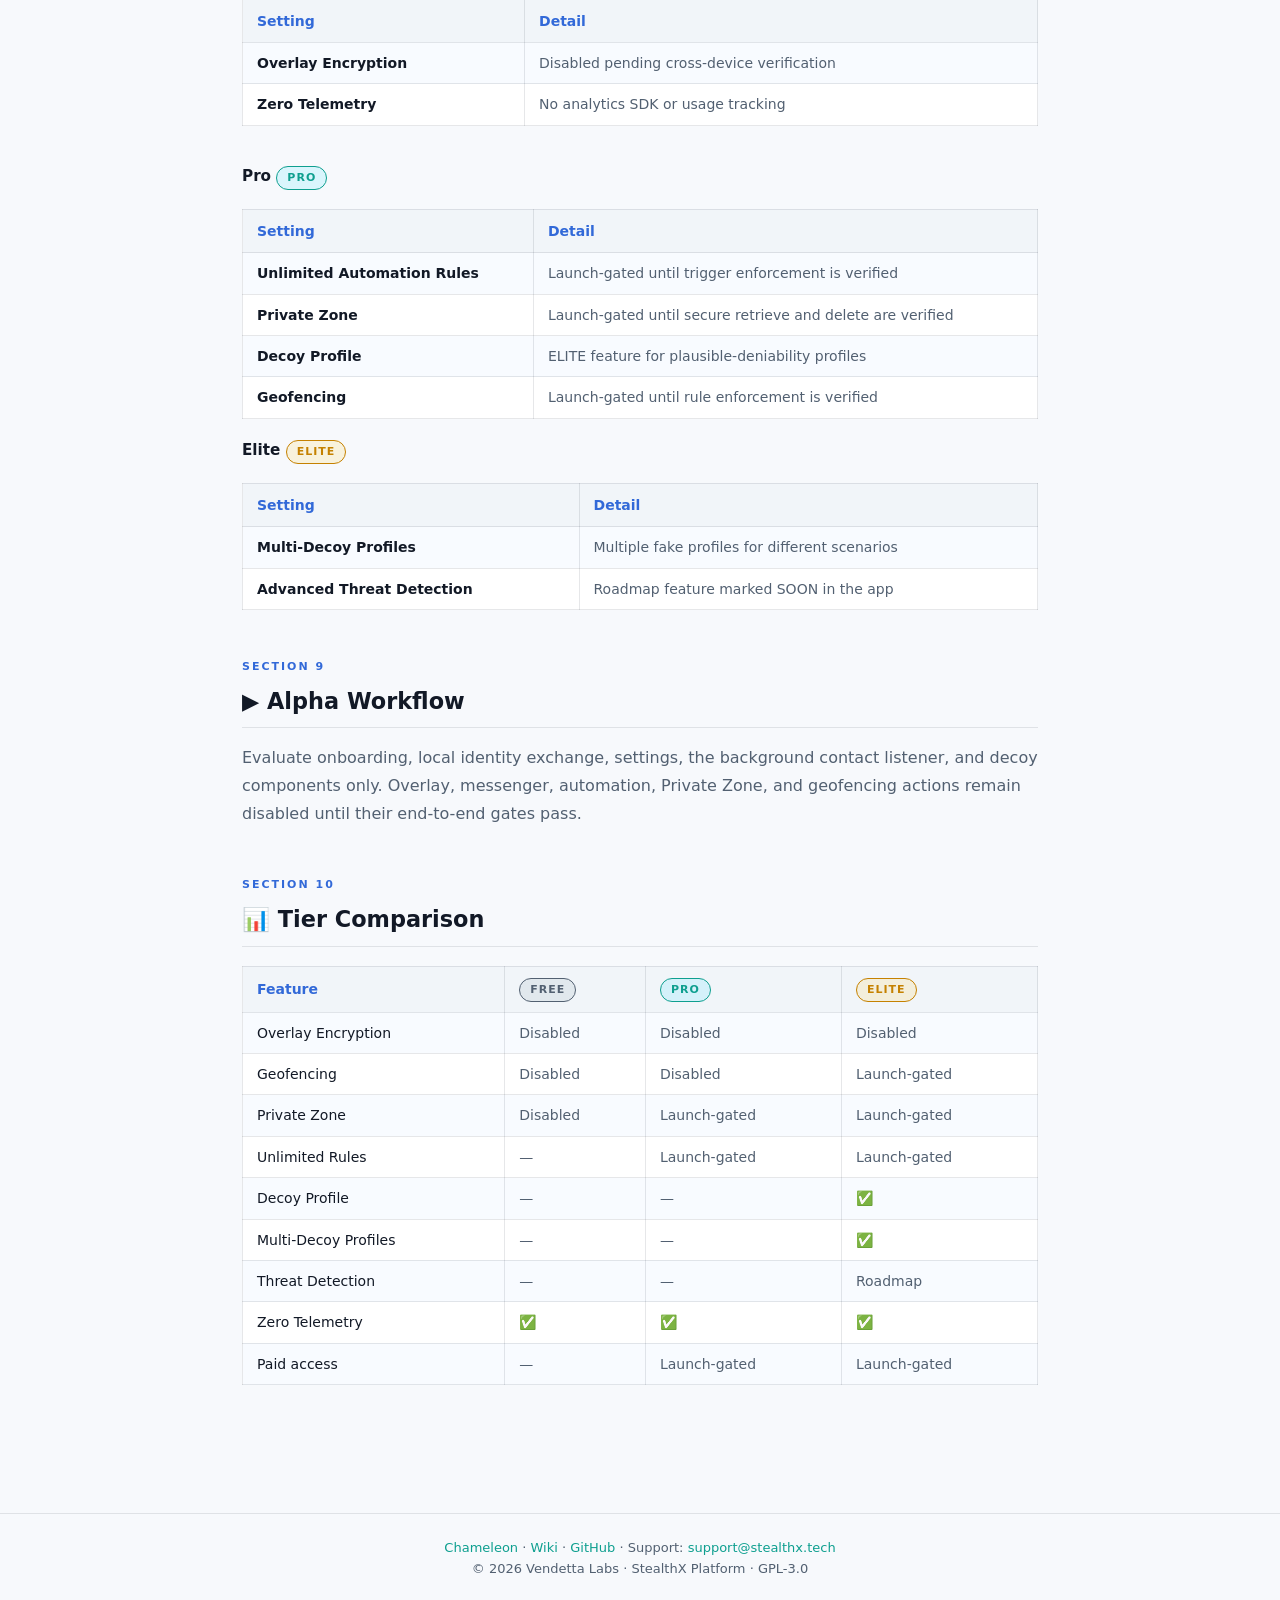
<file: wiki/chameleon-manual.html>
<!DOCTYPE html>
<html lang="en">
<head>
<meta charset="UTF-8">
<meta http-equiv="refresh" content="0;url=user-manual.html">
<link rel="canonical" href="https://chameleon.stealthx.tech/wiki/user-manual.html">
<title>Redirecting — Chameleon User Manual</title>
<link rel="stylesheet" href="wiki-light.css">
</head>
<body>
<p>Redirecting to <a href="user-manual.html">Chameleon User Manual</a>…</p>
</body>
</html>
</file>
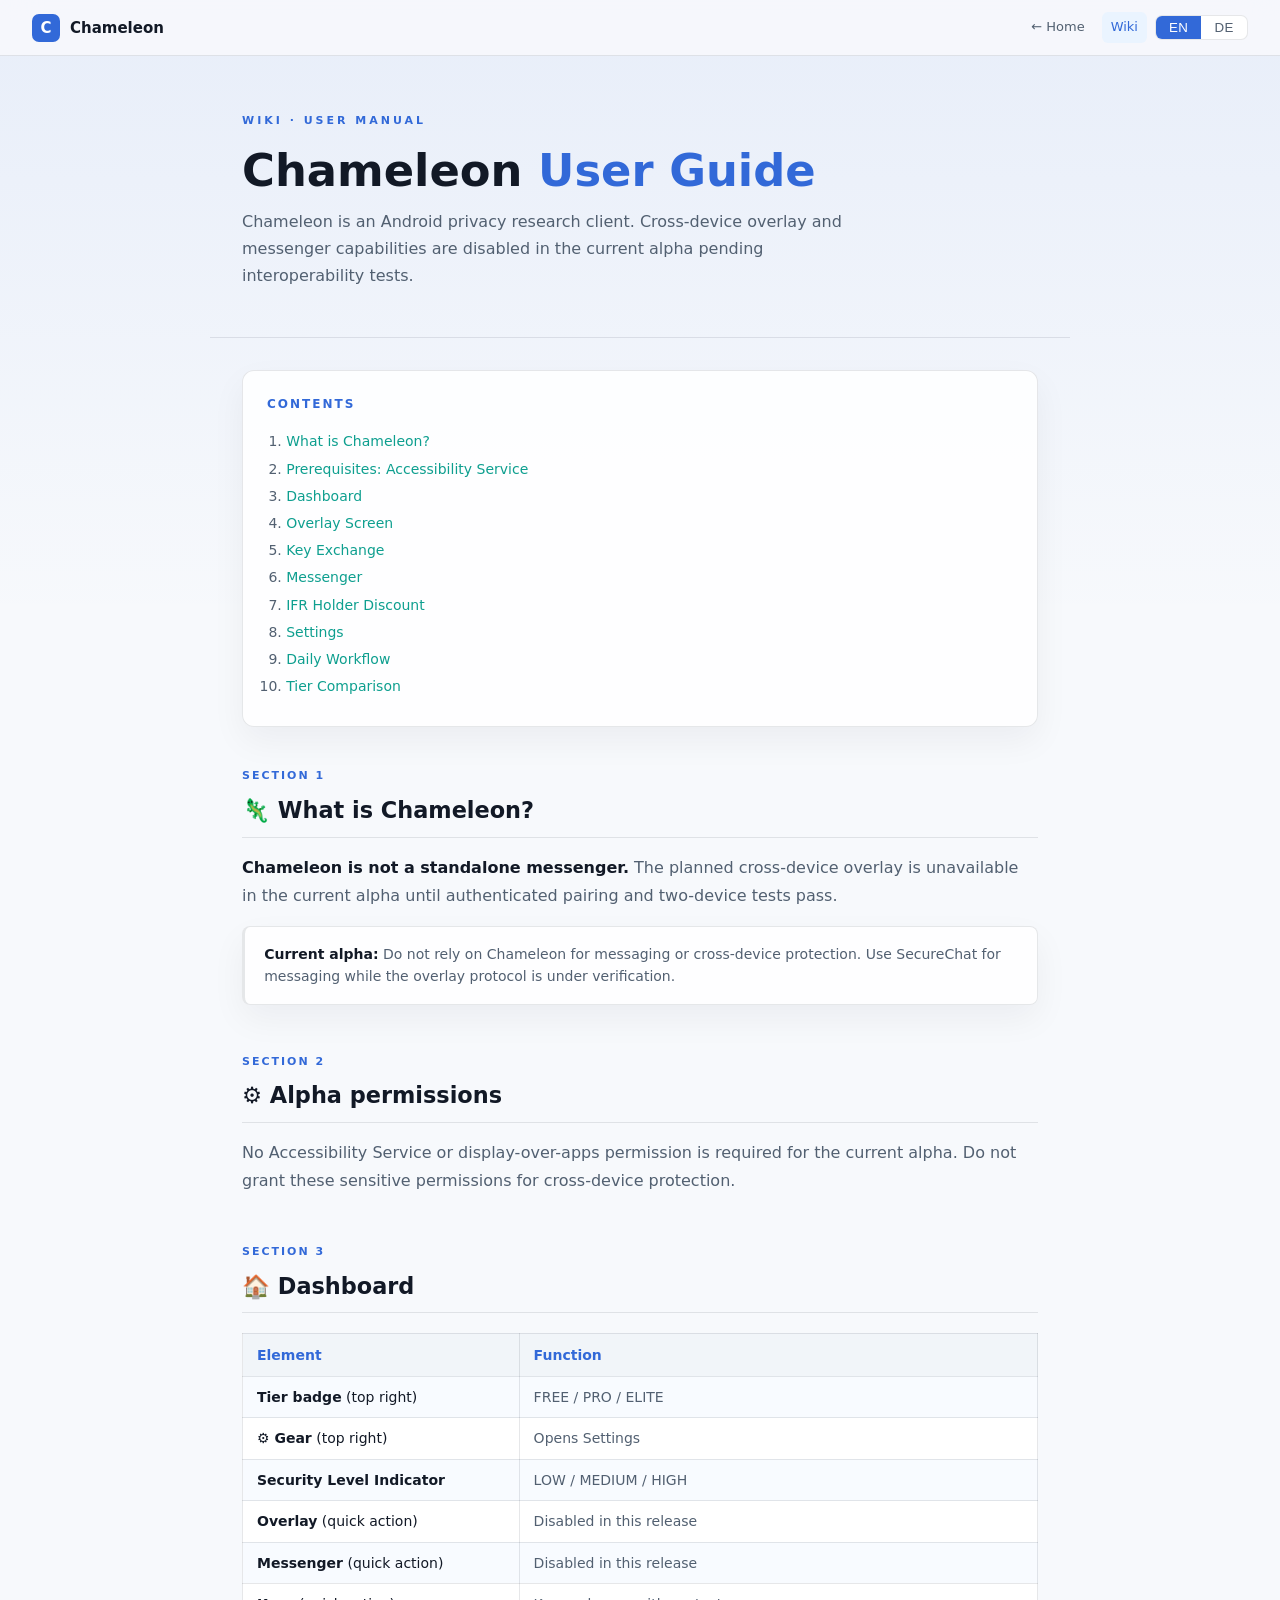
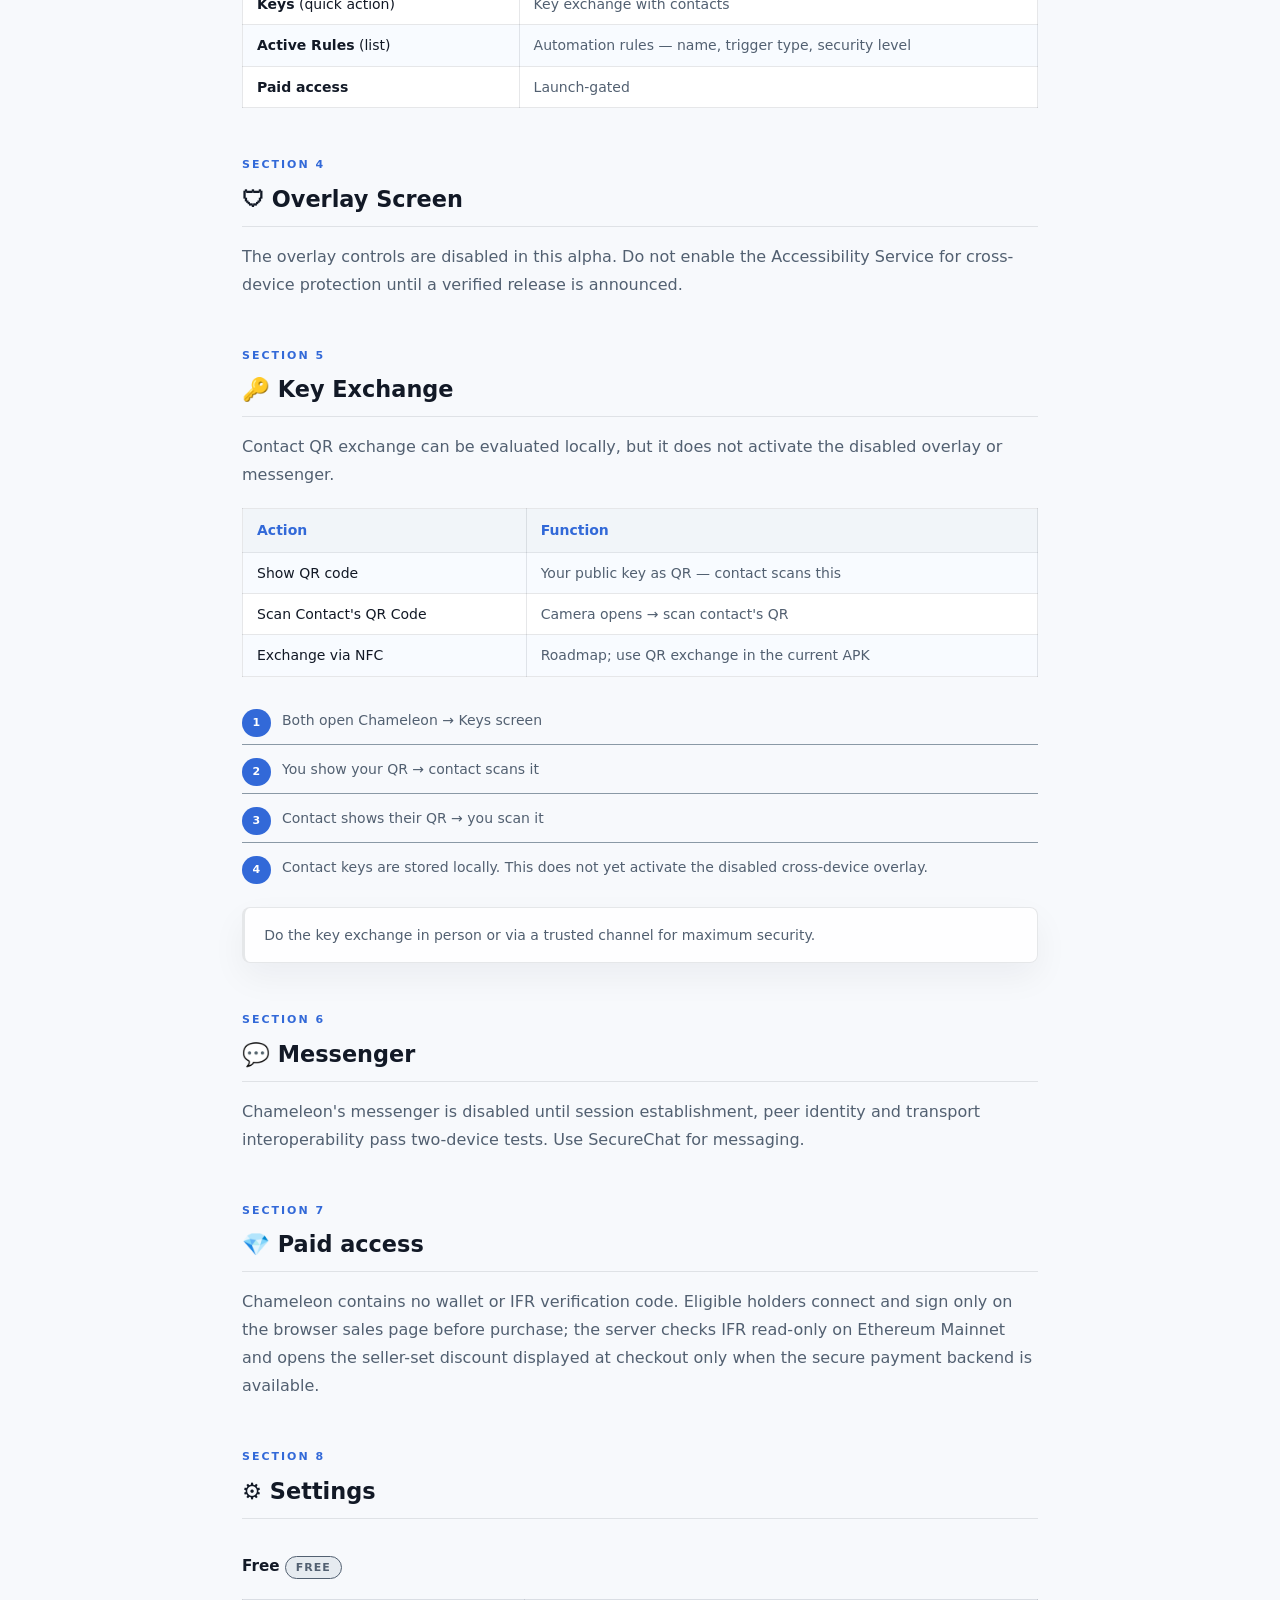
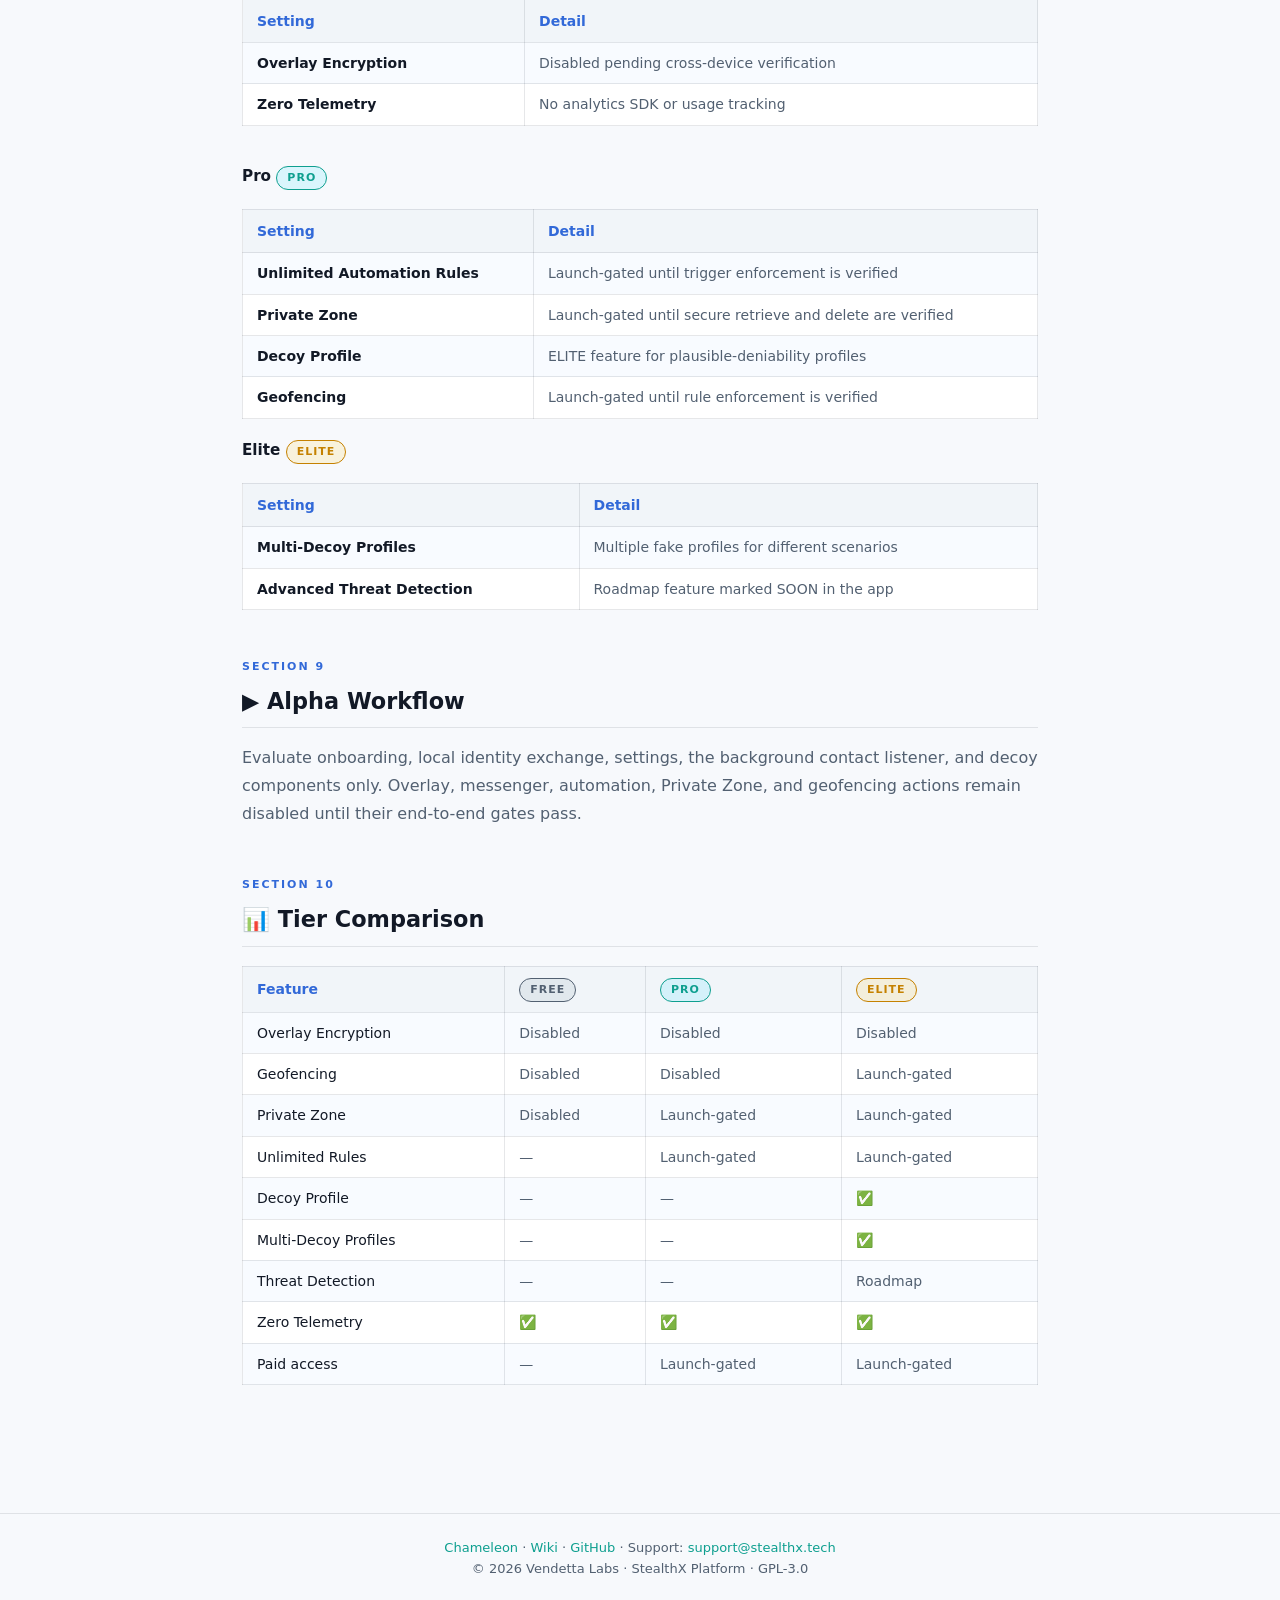
<file: wiki/user-manual.html>
<!DOCTYPE html>
<html lang="en" id="html-root">
<head>
<meta charset="UTF-8">
<meta name="viewport" content="width=device-width,initial-scale=1.0">
<meta name="description" content="Chameleon user manual — complete setup guide, overlay encryption, key exchange, geofencing, decoy profiles, and IFR holder discount. Available in English and German.">
<meta name="keywords" content="Chameleon, privacy OS, context-aware encryption, overlay, geofencing, decoy profile, IFR Token, StealthX, user manual, Betriebsanleitung">
<meta name="robots" content="index, follow, max-snippet:-1, max-image-preview:large">
<meta name="author" content="NeaBouli / StealthX Platform">
<meta name="theme-color" content="#ff6b35">
<meta name="language" content="English">
<link rel="canonical" href="https://chameleon.stealthx.tech/wiki/user-manual.html">
<meta property="og:type" content="article">
<meta property="og:site_name" content="Chameleon — StealthX Platform">
<meta property="og:title" content="Chameleon User Manual — EN/DE">
<meta property="og:description" content="Complete setup guide for Chameleon Privacy OS. Overlay encryption, key exchange, geofencing, and IFR holder discount. Available in English and German.">
<meta property="og:url" content="https://chameleon.stealthx.tech/wiki/user-manual.html">
<meta name="twitter:card" content="summary">
<meta name="twitter:title" content="Chameleon User Manual — EN/DE">
<title>User Manual — Chameleon Privacy OS</title>
<link rel="icon" type="image/png" href="../chameleon-logo.png">
<style>
  :root {
    --bg:#0a0a0f; --surface:#0d1b2a; --surface2:#1b2a3b; --border:#1e3a52;
    --cyan:#00d4ff; --green:#00ff88; --green-dim:#00c96d; --gold:#ffb800;
    --red:#ff3b3b; --orange:#ff6b35; --muted:#8899aa; --text:#e8edf2; --text-dim:#b0bec5;
  }
  *{margin:0;padding:0;box-sizing:border-box}
  html{scroll-behavior:smooth}
  body{background:var(--bg);color:var(--text);font-family:'Segoe UI',system-ui,-apple-system,sans-serif;font-size:16px;line-height:1.6}

  nav{position:sticky;top:0;z-index:100;background:rgba(10,10,15,0.97);backdrop-filter:blur(12px);border-bottom:1px solid var(--border);padding:0 2rem;display:flex;align-items:center;justify-content:space-between;height:56px}
  .nav-logo{display:flex;align-items:center;gap:10px;text-decoration:none}
  .nav-logo-icon{width:28px;height:28px;border-radius:7px;background:var(--orange);display:flex;align-items:center;justify-content:center;font-size:15px;font-weight:900;color:#fff}
  .nav-logo-app{font-size:15px;font-weight:700;color:var(--text)}
  .nav-right{display:flex;align-items:center;gap:0.5rem}
  .nav-right a{color:var(--muted);text-decoration:none;padding:5px 9px;border-radius:6px;font-size:13px;font-weight:500;transition:all .2s}
  .nav-right a:hover{color:var(--orange);background:rgba(255,107,53,0.08)}
  .nav-right a.wiki-link{color:var(--orange)}

  .lang-toggle{display:flex;background:var(--surface);border:1px solid var(--border);border-radius:7px;overflow:hidden;font-size:13px;font-weight:600}
  .lang-btn{padding:4px 13px;cursor:pointer;color:var(--muted);border:none;background:transparent;transition:all .2s;letter-spacing:0.5px}
  .lang-btn:hover{color:var(--text)}
  .lang-btn.active{background:var(--orange);color:#fff}

  .guide-header{padding:3.5rem 2rem 2rem;max-width:860px;margin:0 auto;border-bottom:1px solid var(--border)}
  .guide-label{font-size:11px;font-weight:700;letter-spacing:3px;color:var(--orange);text-transform:uppercase;margin-bottom:1rem}
  .guide-title{font-size:clamp(1.8rem,3.5vw,2.8rem);font-weight:800;line-height:1.1;margin-bottom:0.8rem}
  .guide-title span{color:var(--orange)}
  .guide-sub{font-size:1rem;color:var(--text-dim);max-width:620px;line-height:1.7}

  .guide-body{max-width:860px;margin:0 auto;padding:2rem}

  .toc{background:var(--surface);border:1px solid var(--border);border-radius:12px;padding:1.5rem;margin-bottom:2.5rem}
  .toc-title{font-size:12px;font-weight:700;letter-spacing:2px;color:var(--orange);text-transform:uppercase;margin-bottom:1rem}
  .toc ol{padding-left:1.2rem;color:var(--text-dim);font-size:14px}
  .toc li{margin-bottom:0.3rem}
  .toc a{color:var(--cyan);text-decoration:none}
  .toc a:hover{text-decoration:underline}

  .guide-section{margin-bottom:3rem}
  .section-anchor{scroll-margin-top:70px}
  .section-num{font-size:11px;font-weight:700;letter-spacing:2px;color:var(--orange);text-transform:uppercase;margin-bottom:0.5rem}
  .section-heading{font-size:1.4rem;font-weight:800;margin-bottom:1rem;border-bottom:1px solid var(--border);padding-bottom:0.5rem}

  p{color:var(--text-dim);margin-bottom:1rem;line-height:1.75}
  strong{color:var(--text)}

  .info-box{background:var(--surface);border:1px solid var(--border);border-left:3px solid var(--cyan);border-radius:8px;padding:1rem 1.2rem;margin:1rem 0;font-size:14px;color:var(--text-dim)}
  .warn-box{background:rgba(255,59,59,0.08);border:1px solid rgba(255,59,59,0.3);border-left:3px solid var(--red);border-radius:8px;padding:1rem 1.2rem;margin:1rem 0;font-size:14px;color:var(--text-dim)}
  .tip-box{background:rgba(255,107,53,0.07);border:1px solid rgba(255,107,53,0.25);border-left:3px solid var(--orange);border-radius:8px;padding:1rem 1.2rem;margin:1rem 0;font-size:14px;color:var(--text-dim)}

  table{width:100%;border-collapse:collapse;margin:1.2rem 0;font-size:14px}
  th{background:var(--surface);color:var(--text);font-weight:700;padding:10px 14px;text-align:left;border:1px solid var(--border)}
  td{padding:9px 14px;border:1px solid var(--border);color:var(--text-dim);vertical-align:top}
  tr:nth-child(even) td{background:rgba(13,27,42,0.5)}

  .tier-badge{display:inline-block;padding:2px 10px;border-radius:20px;font-size:11px;font-weight:700;letter-spacing:1px;text-transform:uppercase}
  .free{background:rgba(136,153,170,0.15);color:var(--muted);border:1px solid var(--muted)}
  .pro{background:rgba(0,212,255,0.12);color:var(--cyan);border:1px solid var(--cyan)}
  .elite{background:rgba(255,184,0,0.12);color:var(--gold);border:1px solid var(--gold)}

  .step-list{list-style:none;padding:0;counter-reset:steps}
  .step-list li{counter-increment:steps;padding:0.8rem 0 0.8rem 2.5rem;position:relative;border-bottom:1px solid rgba(30,58,82,0.5);font-size:14px;color:var(--text-dim)}
  .step-list li:last-child{border-bottom:none}
  .step-list li::before{content:counter(steps);position:absolute;left:0;top:0.8rem;width:1.8rem;height:1.8rem;background:var(--orange);color:#fff;border-radius:50%;display:flex;align-items:center;justify-content:center;font-size:11px;font-weight:800}

  code{background:rgba(0,212,255,0.1);color:var(--cyan);padding:2px 6px;border-radius:4px;font-size:0.85em;font-family:monospace}
  .adb{background:rgba(0,0,0,0.4);border:1px solid var(--border);border-radius:6px;padding:0.8rem 1rem;font-family:monospace;font-size:13px;color:var(--cyan);overflow-x:auto;margin:0.8rem 0;white-space:pre}

  footer{border-top:1px solid var(--border);padding:1.5rem 2rem;text-align:center;color:var(--muted);font-size:13px;margin-top:3rem}
  footer a{color:var(--cyan);text-decoration:none}

  @media(max-width:600px){.guide-header{padding:2rem 1rem 1.5rem}.guide-body{padding:1rem}nav{padding:0 1rem}.nav-right .back-link{display:none}}
  [data-lang]{display:none}
  [data-lang].visible{display:block}
</style>
<link rel="stylesheet" href="wiki-light.css">
</head>
<body>

<nav>
  <a class="nav-logo" href="../">
    <div class="nav-logo-icon">C</div>
    <span class="nav-logo-app">Chameleon</span>
  </a>
  <div class="nav-right">
    <a href="../" class="back-link">← Home</a>
    <a href="./" class="wiki-link">Wiki</a>
    <div class="lang-toggle" role="group" aria-label="Language">
      <button class="lang-btn active" id="btn-en" onclick="setLang('en')">EN</button>
      <button class="lang-btn" id="btn-de" onclick="setLang('de')">DE</button>
    </div>
  </div>
</nav>

<!-- ═══════════════════════════════════ ENGLISH ══ -->
<div data-lang="en" class="visible" id="lang-en">
<div class="guide-header">
  <div class="guide-label">Wiki · User Manual</div>
  <h1 class="guide-title">Chameleon <span>User Guide</span></h1>
  <p class="guide-sub">Chameleon is an Android privacy research client. Cross-device overlay and messenger capabilities are disabled in the current alpha pending interoperability tests.</p>
</div>
<div class="guide-body">

<div class="toc">
  <div class="toc-title">Contents</div>
  <ol>
    <li><a href="#en-what">What is Chameleon?</a></li>
    <li><a href="#en-prereq">Prerequisites: Accessibility Service</a></li>
    <li><a href="#en-dashboard">Dashboard</a></li>
    <li><a href="#en-overlay">Overlay Screen</a></li>
    <li><a href="#en-keys">Key Exchange</a></li>
    <li><a href="#en-messenger">Messenger</a></li>
    <li><a href="#en-ifr">IFR Holder Discount</a></li>
    <li><a href="#en-settings">Settings</a></li>
    <li><a href="#en-workflow">Daily Workflow</a></li>
    <li><a href="#en-tiers">Tier Comparison</a></li>
  </ol>
</div>

<div class="guide-section">
  <div class="section-num">Section 1</div>
  <h2 class="section-heading section-anchor" id="en-what">🦎 What is Chameleon?</h2>
  <p><strong>Chameleon is not a standalone messenger.</strong> The planned cross-device overlay is unavailable in the current alpha until authenticated pairing and two-device tests pass.</p>
  <div class="info-box"><strong>Current alpha:</strong> Do not rely on Chameleon for messaging or cross-device protection. Use SecureChat for messaging while the overlay protocol is under verification.</div>
</div>

<div class="guide-section">
  <div class="section-num">Section 2</div>
  <h2 class="section-heading section-anchor" id="en-prereq">⚙ Alpha permissions</h2>
  <p>No Accessibility Service or display-over-apps permission is required for the current alpha. Do not grant these sensitive permissions for cross-device protection.</p>
</div>

<div class="guide-section">
  <div class="section-num">Section 3</div>
  <h2 class="section-heading section-anchor" id="en-dashboard">🏠 Dashboard</h2>
  <table>
    <tr><th>Element</th><th>Function</th></tr>
    <tr><td><strong>Tier badge</strong> (top right)</td><td>FREE / PRO / ELITE</td></tr>
    <tr><td><strong>⚙ Gear</strong> (top right)</td><td>Opens Settings</td></tr>
    <tr><td><strong>Security Level Indicator</strong></td><td>LOW / MEDIUM / HIGH</td></tr>
    <tr><td><strong>Overlay</strong> (quick action)</td><td>Disabled in this release</td></tr>
    <tr><td><strong>Messenger</strong> (quick action)</td><td>Disabled in this release</td></tr>
    <tr><td><strong>Keys</strong> (quick action)</td><td>Key exchange with contacts</td></tr>
    <tr><td><strong>Active Rules</strong> (list)</td><td>Automation rules — name, trigger type, security level</td></tr>
    <tr><td><strong>Paid access</strong></td><td>Launch-gated</td></tr>
  </table>
</div>

<div class="guide-section">
  <a id="overlay" aria-hidden="true" tabindex="-1" style="display:block;height:0;overflow:hidden"></a>
  <div class="section-num">Section 4</div>
  <h2 class="section-heading section-anchor" id="en-overlay">🛡 Overlay Screen</h2>
  <p>The overlay controls are disabled in this alpha. Do not enable the Accessibility Service for cross-device protection until a verified release is announced.</p>
</div>

<div class="guide-section">
  <div class="section-num">Section 5</div>
  <h2 class="section-heading section-anchor" id="en-keys">🔑 Key Exchange</h2>
  <p>Contact QR exchange can be evaluated locally, but it does not activate the disabled overlay or messenger.</p>
  <table>
    <tr><th>Action</th><th>Function</th></tr>
    <tr><td>Show QR code</td><td>Your public key as QR — contact scans this</td></tr>
    <tr><td>Scan Contact's QR Code</td><td>Camera opens → scan contact's QR</td></tr>
    <tr><td>Exchange via NFC</td><td>Roadmap; use QR exchange in the current APK</td></tr>
  </table>
  <ol class="step-list">
    <li>Both open Chameleon → Keys screen</li>
    <li>You show your QR → contact scans it</li>
    <li>Contact shows their QR → you scan it</li>
    <li>Contact keys are stored locally. This does not yet activate the disabled cross-device overlay.</li>
  </ol>
  <div class="tip-box">Do the key exchange in person or via a trusted channel for maximum security.</div>
</div>

<div class="guide-section">
  <div class="section-num">Section 6</div>
  <h2 class="section-heading section-anchor" id="en-messenger">💬 Messenger</h2>
  <p>Chameleon's messenger is disabled until session establishment, peer identity and transport interoperability pass two-device tests. Use SecureChat for messaging.</p>
</div>

<div class="guide-section">
  <a id="ifr" aria-hidden="true" tabindex="-1" style="display:block;height:0;overflow:hidden"></a>
  <div class="section-num">Section 7</div>
  <h2 class="section-heading section-anchor" id="en-ifr">💎 Paid access</h2>
  <p>Chameleon contains no wallet or IFR verification code. Eligible holders connect and sign only on the browser sales page before purchase; the server checks IFR read-only on Ethereum Mainnet and opens the seller-set discount displayed at checkout only when the secure payment backend is available.</p>
</div>

<div class="guide-section">
  <div class="section-num">Section 8</div>
  <h2 class="section-heading section-anchor" id="en-settings">⚙ Settings</h2>
  <a id="private-zone" aria-hidden="true" tabindex="-1" style="display:block;height:0;overflow:hidden"></a>
  <a id="geofencing" aria-hidden="true" tabindex="-1" style="display:block;height:0;overflow:hidden"></a>
  <h3 style="margin:1.2rem 0 0.5rem;font-size:0.95rem;color:var(--text)">Free <span class="tier-badge free">FREE</span></h3>
  <table>
    <tr><th>Setting</th><th>Detail</th></tr>
    <tr><td><strong>Overlay Encryption</strong></td><td>Disabled pending cross-device verification</td></tr>
    <tr><td><strong>Zero Telemetry</strong></td><td>No analytics SDK or usage tracking</td></tr>
  </table>
  <a id="rules" aria-hidden="true" tabindex="-1" style="display:block;height:0;overflow:hidden"></a>
  <a id="decoy" aria-hidden="true" tabindex="-1" style="display:block;height:0;overflow:hidden"></a>
  <h3 style="margin:1.2rem 0 0.5rem;font-size:0.95rem;color:var(--text)">Pro <span class="tier-badge pro">PRO</span></h3>
  <table>
    <tr><th>Setting</th><th>Detail</th></tr>
    <tr><td><strong>Unlimited Automation Rules</strong></td><td>Launch-gated until trigger enforcement is verified</td></tr>
    <tr><td><strong>Private Zone</strong></td><td>Launch-gated until secure retrieve and delete are verified</td></tr>
    <tr><td><strong>Decoy Profile</strong></td><td>ELITE feature for plausible-deniability profiles</td></tr>
    <tr><td><strong>Geofencing</strong></td><td>Launch-gated until rule enforcement is verified</td></tr>
  </table>
  <h3 style="margin:1.2rem 0 0.5rem;font-size:0.95rem;color:var(--text)">Elite <span class="tier-badge elite">ELITE</span></h3>
  <table>
    <tr><th>Setting</th><th>Detail</th></tr>
    <tr><td><strong>Multi-Decoy Profiles</strong></td><td>Multiple fake profiles for different scenarios</td></tr>
    <tr><td><strong>Advanced Threat Detection</strong></td><td>Roadmap feature marked SOON in the app</td></tr>
  </table>
</div>

<div class="guide-section">
  <div class="section-num">Section 9</div>
  <h2 class="section-heading section-anchor" id="en-workflow">▶ Alpha Workflow</h2>
  <p>Evaluate onboarding, local identity exchange, settings, the background contact listener, and decoy components only. Overlay, messenger, automation, Private Zone, and geofencing actions remain disabled until their end-to-end gates pass.</p>
</div>

<div class="guide-section">
  <div class="section-num">Section 10</div>
  <h2 class="section-heading section-anchor" id="en-tiers">📊 Tier Comparison</h2>
  <table>
    <tr><th>Feature</th><th><span class="tier-badge free">FREE</span></th><th><span class="tier-badge pro">PRO</span></th><th><span class="tier-badge elite">ELITE</span></th></tr>
    <tr><td>Overlay Encryption</td><td>Disabled</td><td>Disabled</td><td>Disabled</td></tr>
    <tr><td>Geofencing</td><td>Disabled</td><td>Disabled</td><td>Launch-gated</td></tr>
    <tr><td>Private Zone</td><td>Disabled</td><td>Launch-gated</td><td>Launch-gated</td></tr>
    <tr><td>Unlimited Rules</td><td>—</td><td>Launch-gated</td><td>Launch-gated</td></tr>
    <tr><td>Decoy Profile</td><td>—</td><td>—</td><td>✅</td></tr>
    <tr><td>Multi-Decoy Profiles</td><td>—</td><td>—</td><td>✅</td></tr>
    <tr><td>Threat Detection</td><td>—</td><td>—</td><td>Roadmap</td></tr>
    <tr><td>Zero Telemetry</td><td>✅</td><td>✅</td><td>✅</td></tr>
    <tr><td>Paid access</td><td>—</td><td>Launch-gated</td><td>Launch-gated</td></tr>
  </table>
</div>

</div><!-- /guide-body -->
</div><!-- /lang-en -->

<!-- ═══════════════════════════════════ DEUTSCH ══ -->
<div data-lang="de" id="lang-de">
<div class="guide-header">
  <div class="guide-label">Wiki · Betriebsanleitung</div>
  <h1 class="guide-title">Chameleon <span>Betriebsanleitung</span></h1>
  <p class="guide-sub">Chameleon ist ein Android-Privacy-Forschungsclient. Cross-Device-Overlay und Messenger sind in dieser Alpha bis zu Interoperabilitätstests deaktiviert.</p>
</div>
<div class="guide-body">

<div class="toc">
  <div class="toc-title">Inhalt</div>
  <ol>
    <li><a href="#de-what">Was ist Chameleon?</a></li>
    <li><a href="#de-prereq">Alpha-Berechtigungen</a></li>
    <li><a href="#de-dashboard">Dashboard</a></li>
    <li><a href="#de-overlay">Overlay-Screen</a></li>
    <li><a href="#de-keys">Schlüsselaustausch</a></li>
    <li><a href="#de-messenger">Messenger</a></li>
    <li><a href="#de-ifr">Bezahlzugang</a></li>
    <li><a href="#de-settings">Einstellungen</a></li>
    <li><a href="#de-workflow">Alltäglicher Workflow</a></li>
    <li><a href="#de-tiers">Tier-Vergleich</a></li>
  </ol>
</div>

<div class="guide-section">
  <div class="section-num">Abschnitt 1</div>
  <h2 class="section-heading section-anchor" id="de-what">🦎 Was ist Chameleon?</h2>
  <p><strong>Chameleon ist kein eigenständiger Messenger.</strong> Das geplante Cross-Device-Overlay ist in dieser Alpha deaktiviert, bis authentifizierte Kopplung und Zwei-Geräte-Tests bestanden sind.</p>
  <div class="info-box"><strong>Aktuelle Alpha:</strong> Chameleon nicht für Nachrichten oder Cross-Device-Schutz verwenden. Für Nachrichten SecureChat nutzen, während das Overlay-Protokoll verifiziert wird.</div>
</div>

<div class="guide-section">
  <div class="section-num">Abschnitt 2</div>
  <h2 class="section-heading section-anchor" id="de-prereq">⚙ Alpha-Berechtigungen</h2>
  <p>Für die aktuelle Alpha sind weder Accessibility Service noch Einblendungen über anderen Apps erforderlich. Diese sensiblen Berechtigungen nicht für Cross-Device-Schutz erteilen.</p>
</div>

<div class="guide-section">
  <div class="section-num">Abschnitt 3</div>
  <h2 class="section-heading section-anchor" id="de-dashboard">🏠 Dashboard</h2>
  <table>
    <tr><th>Element</th><th>Funktion</th></tr>
    <tr><td><strong>Tier-Badge</strong> (oben rechts)</td><td>FREE / PRO / ELITE</td></tr>
    <tr><td><strong>⚙ Zahnrad</strong> (oben rechts)</td><td>Öffnet Einstellungen</td></tr>
    <tr><td><strong>SecurityLevelIndicator</strong></td><td>LOW / MEDIUM / HIGH</td></tr>
    <tr><td><strong>Overlay</strong> (Quick-Action)</td><td>In diesem Release deaktiviert</td></tr>
    <tr><td><strong>Messenger</strong> (Quick-Action)</td><td>In diesem Release deaktiviert</td></tr>
    <tr><td><strong>Keys</strong> (Quick-Action)</td><td>Schlüsselaustausch mit Kontakten</td></tr>
    <tr><td><strong>Active Rules</strong> (Liste)</td><td>Aktive Automatisierungsregeln — Name, Trigger, Level</td></tr>
    <tr><td><strong>Bezahlzugang</strong></td><td>Launch-gated</td></tr>
  </table>
</div>

<div class="guide-section">
  <div class="section-num">Abschnitt 4</div>
  <h2 class="section-heading section-anchor" id="de-overlay">🛡 Overlay-Screen</h2>
  <p>Die Overlay-Steuerung ist in dieser Alpha deaktiviert. Den Accessibility Service nicht als Cross-Device-Schutz verwenden, bis ein verifiziertes Release angekündigt ist.</p>
</div>

<div class="guide-section">
  <div class="section-num">Abschnitt 5</div>
  <h2 class="section-heading section-anchor" id="de-keys">🔑 Schlüsselaustausch</h2>
  <p>Der Kontakt-QR-Austausch kann lokal evaluiert werden, aktiviert aber weder Overlay noch Messenger.</p>
  <table>
    <tr><th>Aktion</th><th>Funktion</th></tr>
    <tr><td>QR-Code anzeigen</td><td>Dein Public Key als QR — Kontakt scannt ihn</td></tr>
    <tr><td>Scan Contact's QR Code</td><td>Kamera öffnet sich → QR des Kontakts scannen</td></tr>
    <tr><td>Exchange via NFC</td><td>Roadmap; im aktuellen APK QR-Austausch nutzen</td></tr>
  </table>
  <ol class="step-list">
    <li>Beide öffnen Chameleon → Keys-Screen</li>
    <li>Du zeigst deinen QR → Kontakt scannt ihn</li>
    <li>Kontakt zeigt seinen QR → du scannst ihn</li>
    <li>Die Kontaktschlüssel sind lokal gespeichert. Das deaktivierte Cross-Device-Overlay wird dadurch noch nicht aktiviert.</li>
  </ol>
  <div class="tip-box">Schlüsselaustausch persönlich oder über einen vertrauenswürdigen Kanal durchführen.</div>
</div>

<div class="guide-section">
  <div class="section-num">Abschnitt 6</div>
  <h2 class="section-heading section-anchor" id="de-messenger">💬 Messenger</h2>
  <p>Der Chameleon-Messenger ist deaktiviert, bis Session-Aufbau, Peer-Identität und Transport-Interoperabilität auf zwei Geräten verifiziert sind. Für Nachrichten SecureChat verwenden.</p>
</div>

<div class="guide-section">
  <div class="section-num">Abschnitt 7</div>
  <h2 class="section-heading section-anchor" id="de-ifr">💎 Bezahlzugang</h2>
  <p>Chameleon enthält keinen Wallet- oder IFR-Prüfcode. Berechtigte Käufer verbinden und signieren ausschließlich vor dem Kauf auf der Browser-Verkaufsseite; der Server liest den IFR-Bestand im Ethereum Mainnet und öffnet den vom Verkäufer festgelegten, im Checkout angezeigten Rabatt nur, wenn das sichere Zahlungs-Backend verfügbar ist.</p>
</div>

<div class="guide-section">
  <div class="section-num">Abschnitt 8</div>
  <h2 class="section-heading section-anchor" id="de-settings">⚙ Einstellungen</h2>
  <h3 style="margin:1.2rem 0 0.5rem;font-size:0.95rem;color:var(--text)">Free <span class="tier-badge free">FREE</span></h3>
  <table>
    <tr><th>Einstellung</th><th>Detail</th></tr>
    <tr><td><strong>Overlay Encryption</strong></td><td>Bis zur Cross-Device-Verifizierung deaktiviert</td></tr>
    <tr><td><strong>Zero Telemetry</strong></td><td>Kein Analytics-SDK und kein Nutzungs-Tracking</td></tr>
  </table>
  <h3 style="margin:1.2rem 0 0.5rem;font-size:0.95rem;color:var(--text)">Pro <span class="tier-badge pro">PRO</span></h3>
  <table>
    <tr><th>Einstellung</th><th>Detail</th></tr>
    <tr><td><strong>Unlimited Automation Rules</strong></td><td>Launch-gated, bis die Trigger-Durchsetzung verifiziert ist</td></tr>
    <tr><td><strong>Private Zone</strong></td><td>Launch-gated, bis sicheres Abrufen und Löschen verifiziert sind</td></tr>
    <tr><td><strong>Decoy Profile</strong></td><td>ELITE-Feature für Plausible-Deniability-Profile</td></tr>
    <tr><td><strong>Geofencing</strong></td><td>Launch-gated, bis die Regel-Durchsetzung verifiziert ist</td></tr>
  </table>
  <h3 style="margin:1.2rem 0 0.5rem;font-size:0.95rem;color:var(--text)">Elite <span class="tier-badge elite">ELITE</span></h3>
  <table>
    <tr><th>Einstellung</th><th>Detail</th></tr>
    <tr><td><strong>Multi-Decoy Profiles</strong></td><td>Mehrere Fake-Profile für verschiedene Szenarien</td></tr>
    <tr><td><strong>Advanced Threat Detection</strong></td><td>Roadmap-Funktion, in der App als SOON markiert</td></tr>
  </table>
</div>

<div class="guide-section">
  <div class="section-num">Abschnitt 9</div>
  <h2 class="section-heading section-anchor" id="de-workflow">▶ Alpha-Workflow</h2>
  <p>Nur Onboarding, lokalen Identitätsaustausch, Einstellungen, den Hintergrund-Kontaktlistener und Decoy-Komponenten evaluieren. Overlay, Messenger, Automation, Private Zone und Geofencing bleiben bis zu ihren End-to-End-Gates deaktiviert.</p>
</div>

<div class="guide-section">
  <div class="section-num">Abschnitt 10</div>
  <h2 class="section-heading section-anchor" id="de-tiers">📊 Tier-Vergleich</h2>
  <table>
    <tr><th>Feature</th><th><span class="tier-badge free">FREE</span></th><th><span class="tier-badge pro">PRO</span></th><th><span class="tier-badge elite">ELITE</span></th></tr>
    <tr><td>Overlay Encryption</td><td>Deaktiviert</td><td>Deaktiviert</td><td>Deaktiviert</td></tr>
    <tr><td>Geofencing</td><td>Deaktiviert</td><td>Deaktiviert</td><td>Launch-gated</td></tr>
    <tr><td>Private Zone</td><td>Deaktiviert</td><td>Launch-gated</td><td>Launch-gated</td></tr>
    <tr><td>Unbegrenzte Regeln</td><td>—</td><td>Launch-gated</td><td>Launch-gated</td></tr>
    <tr><td>Decoy-Profil</td><td>—</td><td>—</td><td>✅</td></tr>
    <tr><td>Multi-Decoy-Profile</td><td>—</td><td>—</td><td>✅</td></tr>
    <tr><td>Bedrohungserkennung</td><td>—</td><td>—</td><td>Roadmap</td></tr>
    <tr><td>Zero Telemetry</td><td>✅</td><td>✅</td><td>✅</td></tr>
    <tr><td>Bezahlzugang</td><td>—</td><td>Launch-gated</td><td>Launch-gated</td></tr>
  </table>
</div>

</div><!-- /guide-body -->
</div><!-- /lang-de -->

<footer>
  <a href="../">Chameleon</a> · <a href="./">Wiki</a> · <a href="https://github.com/NeaBouli/chameleon">GitHub</a> · Support: <span class="js-mail" data-u="troppus" data-d="xhtlaets|hcet"></span><br>
  © 2026 Vendetta Labs · StealthX Platform · GPL-3.0
</footer>

<script>
(function(){
  var stored = localStorage.getItem('sx-lang') || 'en';
  var qs = new URLSearchParams(window.location.search).get('lang');
  setLang(qs || stored, true);
})();
function setLang(lang, init) {
  ['en','de'].forEach(function(l){
    var el = document.getElementById('lang-'+l);
    var btn = document.getElementById('btn-'+l);
    if(el) el.className = (l===lang) ? 'visible' : '';
    if(btn) btn.className = 'lang-btn'+(l===lang?' active':'');
  });
  document.getElementById('html-root').lang = lang;
  if(!init) localStorage.setItem('sx-lang', lang);
}
</script>
<script src="../js/mail-assemble.js" defer></script>
</body>
</html>
</file>
<file: wiki/wiki-light.css>
:root {
  --bg: #f7f9fc !important;
  --surface: #ffffff !important;
  --surface2: #f1f5f9 !important;
  --border: rgba(15,23,42,.1) !important;
  --orange: #3269d8 !important;
  --cyan: #0e9f8f !important;
  --green: #069668 !important;
  --gold: #c58100 !important;
  --muted: #526071 !important;
  --text: #121926 !important;
  --text-dim: #526071 !important;
}

html { scroll-behavior: smooth; }
body {
  color: var(--text) !important;
  background:
    linear-gradient(180deg, rgba(50,105,216,.08), transparent 620px),
    var(--bg) !important;
}

nav,
nav.topbar {
  background: rgba(247,249,252,.88) !important;
  border-bottom: 1px solid var(--border) !important;
  backdrop-filter: blur(18px);
}

nav a,
nav.topbar a,
.nav-right a {
  color: var(--muted) !important;
}

nav a:hover,
nav.topbar a:hover,
.nav-right a:hover,
.nav-right a.wiki-link {
  color: var(--orange) !important;
  background: #eaf4ff !important;
}

aside,
.toc,
.info-box,
.tip-box,
.warn-box,
.wiki-card,
.platform-card,
.info-banner,
.adb {
  background: rgba(255,255,255,.86) !important;
  border-color: var(--border) !important;
  box-shadow: 0 14px 34px rgba(15,23,42,.05);
}

aside {
  border-right: 1px solid var(--border) !important;
}

aside h4,
.wiki-label,
.guide-label,
.toc-title,
.section-num,
.wiki-card-type,
h2 {
  color: var(--orange) !important;
}

aside a,
p,
.meta,
.guide-sub,
.wiki-card p,
.platform-card .pc-desc,
.toc li,
td,
.step-list li,
footer {
  color: var(--muted) !important;
}

aside a:hover,
aside a.active {
  color: var(--orange) !important;
  border-left-color: var(--orange) !important;
  background: #eaf4ff !important;
}

h1,
h3,
strong,
.logo-name,
.nav-logo-app,
.wiki-card h3,
.platform-card .pc-name,
td:first-child,
.guide-title,
.section-heading {
  color: var(--text) !important;
}

.guide-title span {
  color: var(--orange) !important;
}

.wiki-card:hover,
.platform-card:hover {
  background: #eaf4ff !important;
  border-color: rgba(50,105,216,.32) !important;
  transform: translateY(-2px);
  box-shadow: 0 14px 34px rgba(50,105,216,.12);
}

table {
  background: var(--surface) !important;
  border-color: var(--border) !important;
}

th {
  background: var(--surface2) !important;
  color: var(--orange) !important;
  border-color: var(--border) !important;
}

td {
  border-color: var(--border) !important;
}

tr:nth-child(even) td {
  background: #f8fbff !important;
}

code,
.adb {
  color: #1d4ed8 !important;
  background: rgba(50,105,216,.08) !important;
}

.lang-toggle {
  background: var(--surface) !important;
  border-color: var(--border) !important;
}

.lang-btn {
  color: var(--muted) !important;
}

.lang-btn.active,
.nav-logo-icon,
.logo-icon {
  background: var(--orange) !important;
  color: #fff !important;
}

footer {
  border-top-color: var(--border) !important;
}

@media (max-width: 768px) {
  main { background: transparent !important; }
}
</file>
